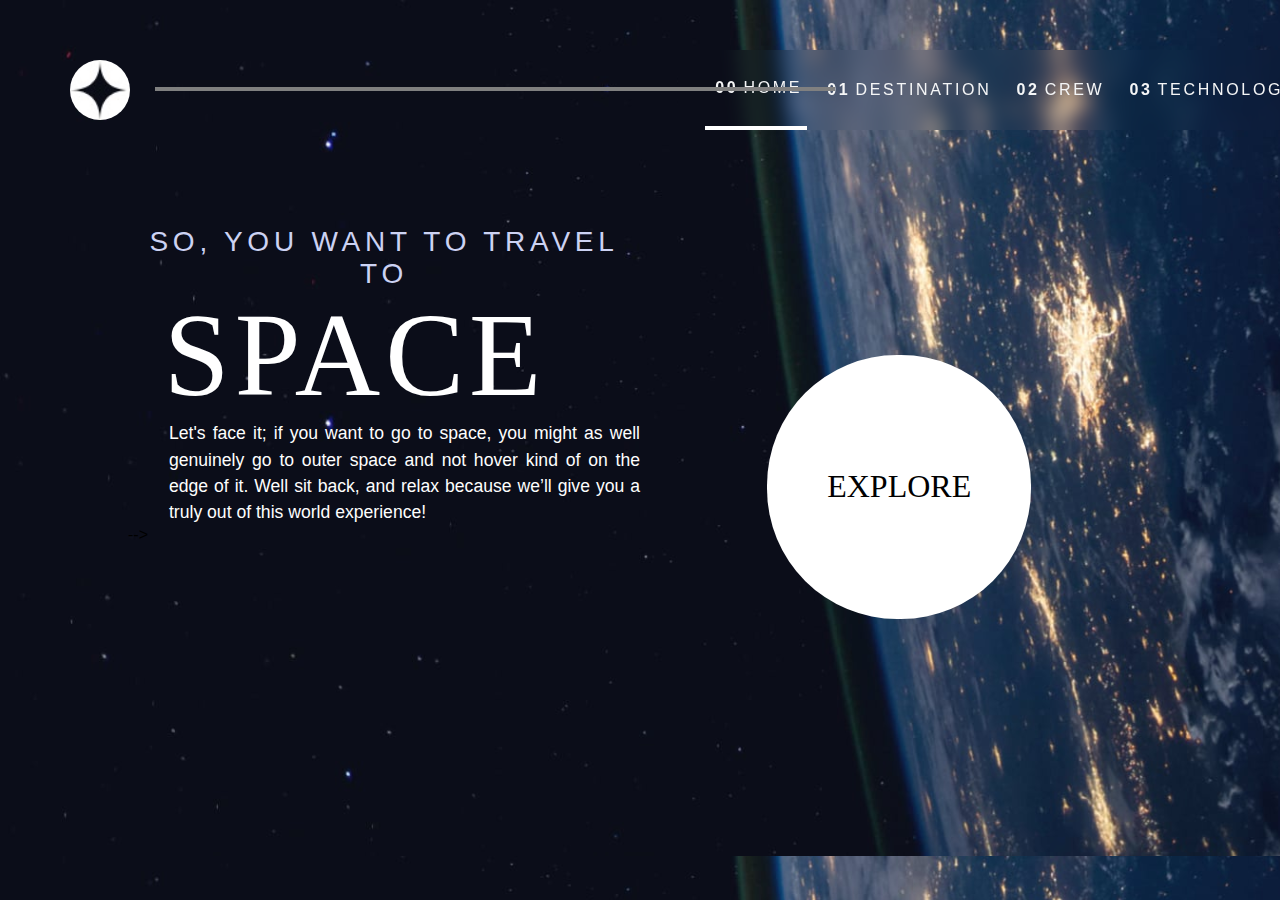
<file: index.html>
<!DOCTYPE html>
<html lang="en">
<head>
    <meta charset="UTF-8">
    <meta name="viewport" content="width=device-width, initial-scale=1.0">
    <title>gow Frontend Mentor | Space tourism website</title>
    <link rel="stylesheet" href="style.css">
    <link rel="stylesheet" href="https://cdnjs.cloudflare.com/ajax/libs/font-awesome/6.4.0/css/all.min.css"
        integrity="sha512-iecdLmaskl7CVkqkXNQ/ZH/XLlvWZOJyj7Yy7tcenmpD1ypASozpmT/E0iPtmFIB46ZmdtAc9eNBvH0H/ZpiBw=="
        crossorigin="anonymous" referrerpolicy="no-referrer" />
      
        <link rel="stylesheet" href="https://cdnjs.cloudflare.com/ajax/libs/font-awesome/6.4.2/css/all.min.css" integrity="sha512-z3gLpd7yknf1YoNbCzqRKc4qyor8gaKU1qmn+CShxbuBusANI9QpRohGBreCFkKxLhei6S9CQXFEbbKuqLg0DA==" crossorigin="anonymous" referrerpolicy="no-referrer" />

    </head>
<body class="mobile">
 <header>
        <div class="container">
            <nav class="navbar">
                <input type="checkbox" name="check" id="menu-bar">
                <figure class="logo">
                    <img src="image/logo.jpeg" alt="LOGO">
                </figure>
                <div class="vertical-line"></div>
                 <ul class="navlinks">
                   
                    <li><a href="./index.html" class="active"><span >00</span> HOME</a></li>
                    <li><a href="./destination.html"><span >01</span> DESTINATION</a></li>
                    <li><a href="./crew.html"><span >02</span> CREW</a></li>
                    <li><a href="./technology.html"><span >03</span> TECHNOLOGY</a></li>

                </ul>
              <label for="menu-bar" id="checkbox"><i class="fa-solid fa-bars"></i></label>
            </nav> 
        </div>
    </header>
   <main> 
    <section class="explorer">
        <div class="exp-mainbox">
            <div class="exp-sub-box esb1">
                <div class="epx-content">
                    <h2>SO, YOU WANT TO TRAVEL TO</h2>
                    <span>SPACE</span>
                    <p>Let's face it; if you want to go to space, you might as well genuinely go to outer space and not hover kind of on the edge of it. Well sit back, and relax because we’ll give you a truly out of this world experience!</p>-->
                 </div> 
            </div>
            <div class="exp-sub-box esb2">
                <div class="animate-main-ex">
                    <div class="animat-sub-ex">
                        <li><a href="">EXPLORE</a></li>
                    </div> 
                </div> 
            </div>
        </div>
    </section>
</main>
</body>
</html>
</file>
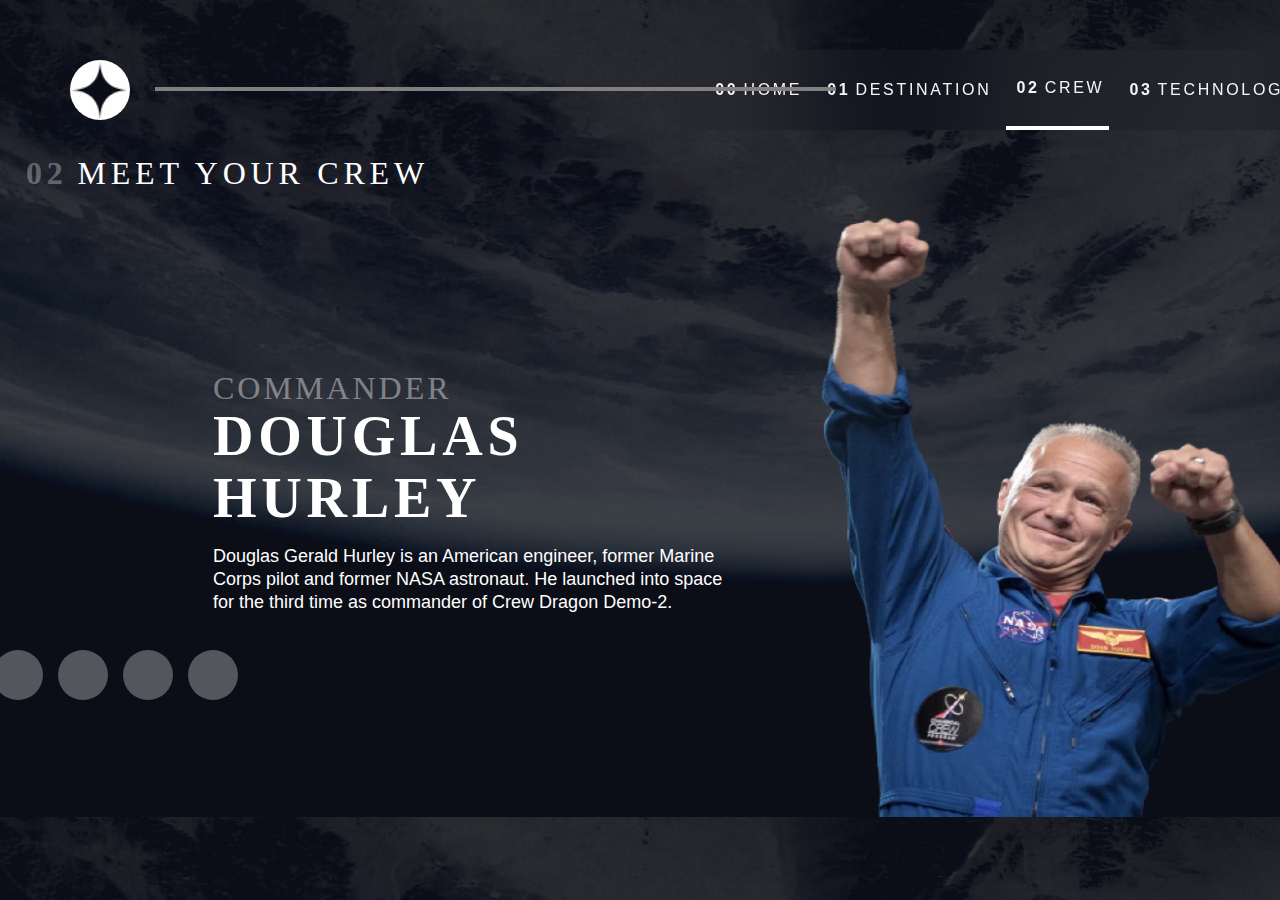
<file: crew.html>
<!DOCTYPE html>
<html lang="en">
<head>
    <meta charset="UTF-8">
    <meta name="viewport" content="width=device-width, initial-scale=1.0">
    <title>gow Frontend Mentor | Space tourism website</title>
    <link rel="stylesheet" href="crew.css">
    <link rel="stylesheet" href="https://cdnjs.cloudflare.com/ajax/libs/font-awesome/6.4.0/css/all.min.css"
        integrity="sha512-iecdLmaskl7CVkqkXNQ/ZH/XLlvWZOJyj7Yy7tcenmpD1ypASozpmT/E0iPtmFIB46ZmdtAc9eNBvH0H/ZpiBw=="
        crossorigin="anonymous" referrerpolicy="no-referrer" />
      
        <link rel="stylesheet" href="https://cdnjs.cloudflare.com/ajax/libs/font-awesome/6.4.2/css/all.min.css" integrity="sha512-z3gLpd7yknf1YoNbCzqRKc4qyor8gaKU1qmn+CShxbuBusANI9QpRohGBreCFkKxLhei6S9CQXFEbbKuqLg0DA==" crossorigin="anonymous" referrerpolicy="no-referrer" />

</head>
<body class="mobile">
    <header>
        <div class="container">
            <nav class="navbar">
                <figure class="logo">
                    <img src="image/logo.jpeg" alt="LOGO">
                </figure>
                <input type="checkbox" name="check" id="menu-bar">
                <div class="vertical-line"></div>
                <ul class="navlinks">
                    <li><a href="./index.html"><span>00</span> HOME</a></li>
                    <li><a href="./destination.html"><span>01</span> DESTINATION</a></li>
                    <li><a href="./crew.html" class="active"><span>02</span> CREW</a></li>
                    <li><a href="./technology.html"><span>03</span> TECHNOLOGY</a></li>
                </ul>
                <label for="menu-bar" id="checkbox"><i class="fa-solid fa-bars"></i></label>
            </nav>
        </div>
    </header>
    <main>
        <section id="crew" class="crew">
          <div class="main-crew">
            <h1><span><b>02</b></span>MEET YOUR CREW</h1>
              <div class="slider">
             <figure class="crew-pic">
                     <input type="radio" name="radio" id="radio-btn1">
                    <input type="radio" name="radio" id="radio-btn2">
                    <input type="radio" name="radio" id="radio-btn3">
                    <input type="radio" name="radio" id="radio-btn4">
                    <div class="crew-content c1 first">
                        <div class="commender-content cc1 o1">
                             <h1>COMMANDER</h1>
                            <h2>DOUGLAS HURLEY</h2>
                            <p>Douglas Gerald Hurley is an American engineer, former Marine Corps pilot and former NASA astronaut. He launched into space for the third time as commander of Crew Dragon Demo-2.</p> 
                         </div>
                        <div class="pic cc1 o2">
                        <figure class="commander-pic ll">
                            <img src="image/image-douglas-hurley.webp" alt="hurley">
                        </figure> 
                        </div>
                    </div>

                       <div class="crew-content">
                         <div class="commender-content o1">
                            <h1>MISSION SPECIALIST</h1>
                            <h2>MARK SHUTTLEWORTH</h2>
                            <p>Mark Richard Shuttleworth is the founder and CEO of Canonical, the company behind the Linux-based Ubuntu operating system. Shuttleworth became the first South African to travel to space as a space tourist.                            </p>
                        </div>
                        <div class="pic cc1 o2">
                        <figure class="commander-pic">
                            <img src="image/image-mark-shuttleworth.webp" alt="hurley">
                        </figure>
                    </div>
                    </div>
                    
                    <div class="crew-content">
                         <div class="commender-content o1">
                            <h1>PILOT</h1>
                            <h2>VICTOR GLOVER</h2>
                            <p>Pilot on the first operational flight of the SpaceX Crew Dragon to the International Space Station. Glover is a commander in the U.S. Navy where he pilots an F/A-18.He was a crew member of Expedition 64, and served as a station systems flight engineer.</p>
                        </div>
                        <div class="pic cc1 o2">
                        <figure class="commander-pic">
                            <img src="image/image-victor-glover.webp" alt="hurley">
                        </figure>
                    </div>
                    </div>
                        <div class="crew-content">
                         <div class="commender-content o1">
                            <h1>FLIGHT ENGINEER</h1>
                            <h2>ANOUSHEH ANSARI</h2>
                            <p>Anousheh Ansari is an Iranian American engineer and co-founder of Prodea Systems. Ansari was the fourth self-funded space tourist, the first self-funded woman to fly to the ISS, and the first Iranian in space.</p>
                        </div>
                        <div class="pic cc1 o2">
                        <figure class="commander-pic">
                            <img src="image/image-anousheh-ansari.webp" alt="hurley">
                        </figure>
                    </div>
                    </div>
                </figure>
                <div class="dot-navigation">
                    <label for="radio-btn1" id="manual-btn"></label>
                    <label for="radio-btn2" id="manual-btn"></label>
                    <label for="radio-btn3" id="manual-btn"></label>
                    <label for="radio-btn4" id="manual-btn"></label>
                </div>
             </div> 
          </div>
        </section>
    </main>
</body>
</html>
</file>
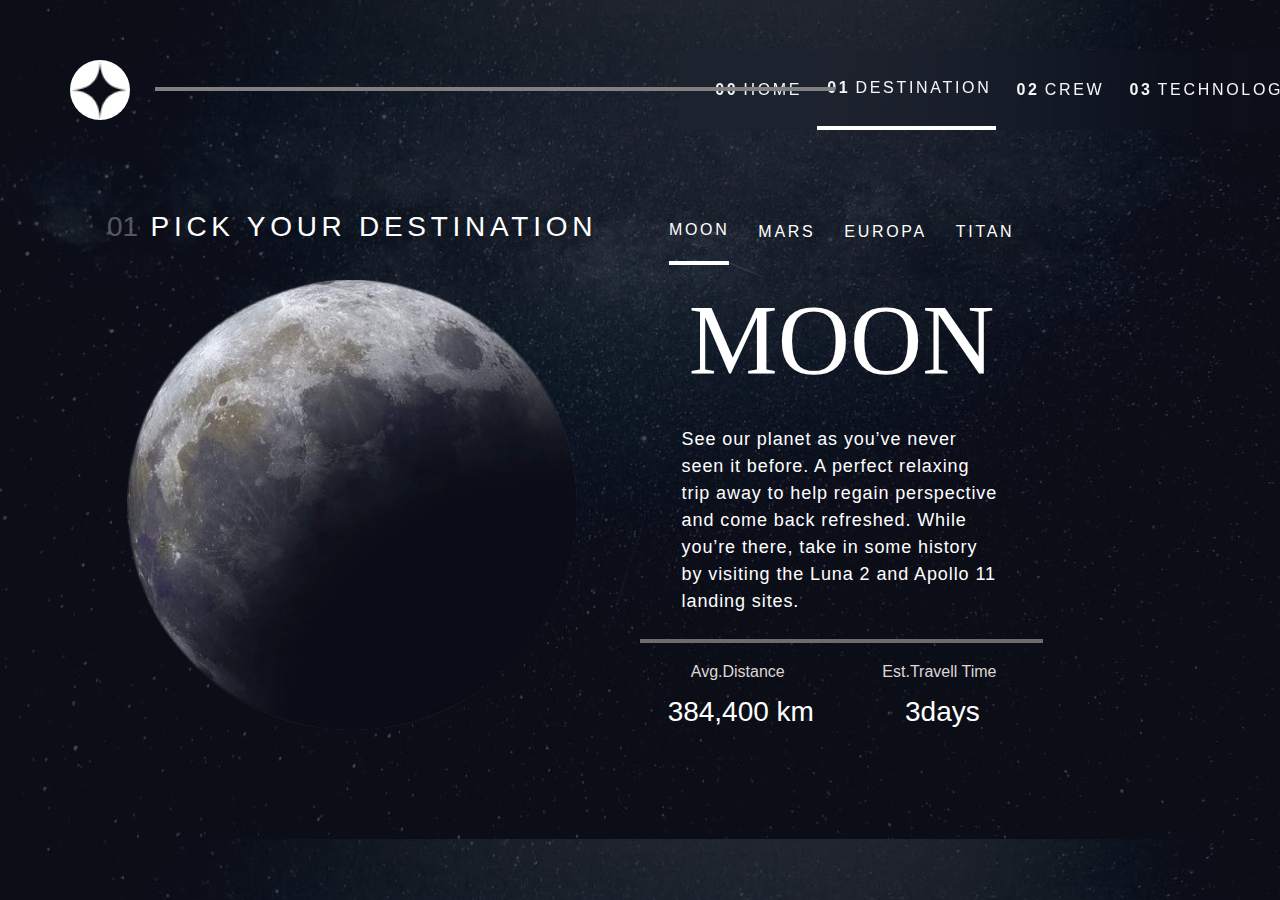
<file: destination.html>
<!DOCTYPE html>
<html lang="en">

<head>
    <meta charset="UTF-8">
    <meta name="viewport" content="width=device-width, initial-scale=1.0">
    <title>gow Frontend Mentor | Space tourism website</title>
    <link rel="stylesheet" href="destination.css">
    <link rel="stylesheet" href="https://cdnjs.cloudflare.com/ajax/libs/font-awesome/6.4.0/css/all.min.css"
        integrity="sha512-iecdLmaskl7CVkqkXNQ/ZH/XLlvWZOJyj7Yy7tcenmpD1ypASozpmT/E0iPtmFIB46ZmdtAc9eNBvH0H/ZpiBw=="
        crossorigin="anonymous" referrerpolicy="no-referrer" />
      
        <link rel="stylesheet" href="https://cdnjs.cloudflare.com/ajax/libs/font-awesome/6.4.2/css/all.min.css" integrity="sha512-z3gLpd7yknf1YoNbCzqRKc4qyor8gaKU1qmn+CShxbuBusANI9QpRohGBreCFkKxLhei6S9CQXFEbbKuqLg0DA==" crossorigin="anonymous" referrerpolicy="no-referrer" />

</head>

<body class="mobile">
    <header>
        <div class="container">
            <nav class="navbar">
                <figure class="logo">
                    <img src="image/logo.jpeg" alt="LOGO">
                </figure>
                <input type="checkbox" name="check" id="menu-bar">
                <div class="vertical-line"></div>
                <ul class="navlinks">
                    <li><a href="./index.html"><span>00</span>  HOME</a></li>
                    <li><a href="./destination.html" class="active"><span>01</span>  DESTINATION</a></li>
                    <li><a href="./crew.html"><span>02</span>  CREW</a></li>
                    <li><a href="./technology.html"><span>03</span>  TECHNOLOGY</a></li>
                </ul>
                <label for="menu-bar" id="checkbox"><i class="fa-solid fa-bars"></i></label>
            </nav>
        </div>
    </header>
    <main>
         <section id="space-about">
            <div class="space-universe-about">
                 <div class="universe-box ub1">
                    <h1><span>01</span> PICK YOUR DESTINATION</h1>
                    <figure class="moon">
                        <img src="image/moon.png" alt="moon">
                    </figure>
                 </div>
                 <div class="universe-box ub2">
                   <nav class="navbar-moon">
                         <ul class="moon-navlinks">
                            <li><a href="" class="active-moon">Moon</a></li>
                            <li><a href="./mars.html">mars</a></li>
                            <li><a href="./europa.html">europa</a></li>
                            <li><a href="./titan.html">titan</a></li>
                        </ul> 
                   </nav>
                   <div class="about-moon">
                      <h1>MOON</h1>
                          <div class="moon-para">
                             <p>See our planet as you’ve never seen it before. A perfect relaxing trip away to help regain perspective and come back refreshed. While you’re there, take in some history by visiting the Luna 2 and Apollo 11 landing sites.</p>
                         </div> 
                         <div class="moov-tra-speed">
                            <div class="clc-box">
                                <h5>Avg.Distance</h5>
                                <p>384,400 km</p>
                            </div>
                            <div class="clc-box">
                                <h5>Est.Travell Time</h5>
                                <p>3days</p>
                            </div>
                         </div>
                   </div>
                 </div>
            </div>
        </section> 
    </main>
</body>

</html>
</file>
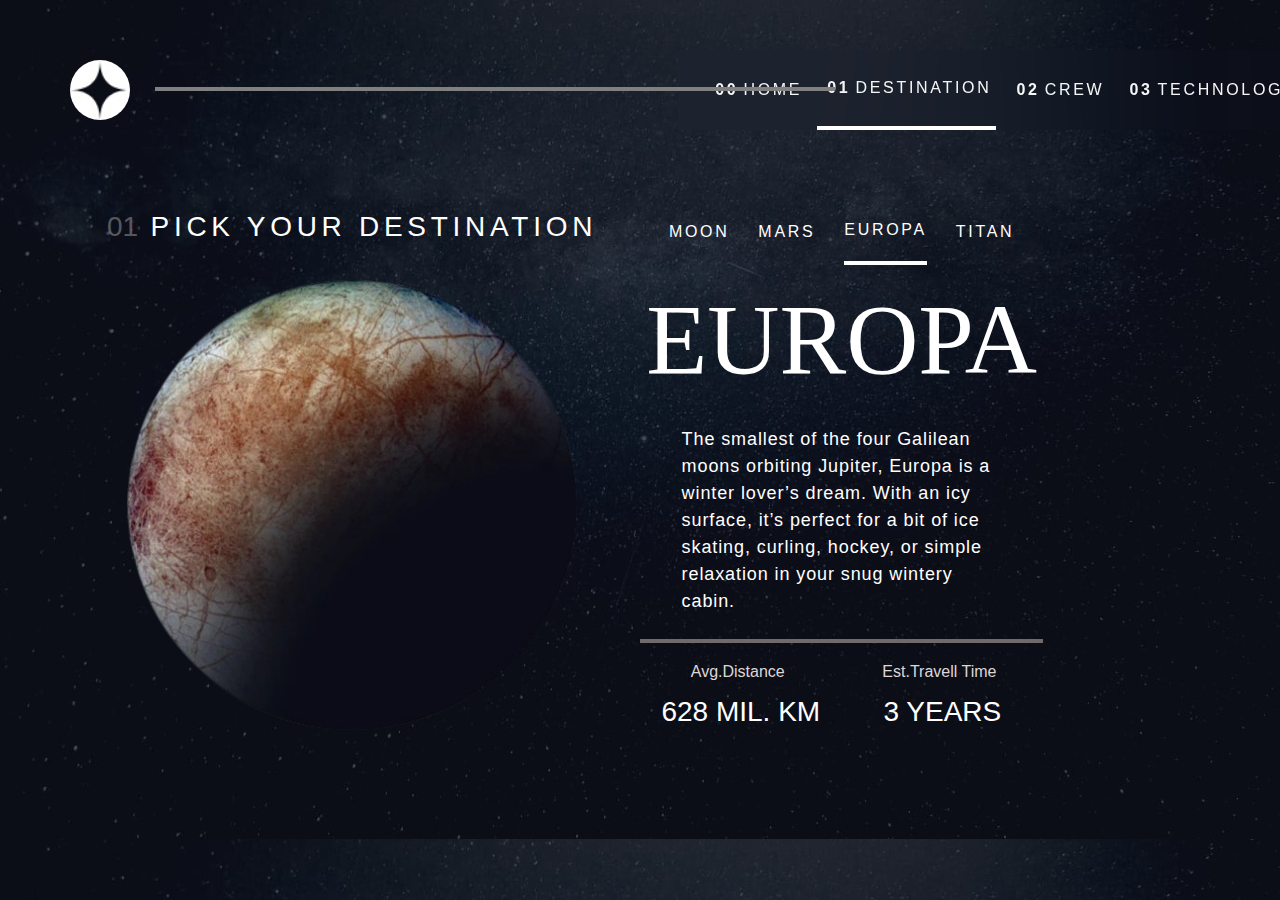
<file: europa.html>
<!DOCTYPE html>
<html lang="en">

<head>
    <meta charset="UTF-8">
    <meta name="viewport" content="width=device-width, initial-scale=1.0">
    <title>gow Frontend Mentor | Space tourism website</title>
    <link rel="stylesheet" href="europa.css">
    <link rel="stylesheet" href="https://cdnjs.cloudflare.com/ajax/libs/font-awesome/6.4.0/css/all.min.css"
        integrity="sha512-iecdLmaskl7CVkqkXNQ/ZH/XLlvWZOJyj7Yy7tcenmpD1ypASozpmT/E0iPtmFIB46ZmdtAc9eNBvH0H/ZpiBw=="
        crossorigin="anonymous" referrerpolicy="no-referrer" />
      
        <link rel="stylesheet" href="https://cdnjs.cloudflare.com/ajax/libs/font-awesome/6.4.2/css/all.min.css" integrity="sha512-z3gLpd7yknf1YoNbCzqRKc4qyor8gaKU1qmn+CShxbuBusANI9QpRohGBreCFkKxLhei6S9CQXFEbbKuqLg0DA==" crossorigin="anonymous" referrerpolicy="no-referrer" />

</head>

<body class="mobile">
    <header>
        <div class="container">
            <nav class="navbar">
                <figure class="logo">
                    <img src="image/logo.jpeg" alt="LOGO">
                </figure>
                <input type="checkbox" name="check" id="menu-bar">
                <div class="vertical-line"></div>
                <ul class="navlinks">
                    <li><a href="./index.html"><span>00</span>  HOME</a></li>
                    <li><a href="./destination.html" class="active"><span>01</span>  DESTINATION</a></li>
                    <li><a href="./crew.html"><span>02</span>  CREW</a></li>
                    <li><a href="./technology.html"><span>03</span>  TECHNOLOGY</a></li>
                </ul>
                <label for="menu-bar" id="checkbox"><i class="fa-solid fa-bars"></i></label>
            </nav>
        </div>
    </header>
    <main>
         <section id="space-about">
            <div class="space-universe-about">
                 <div class="universe-box ub1">
                    <h1><span>01</span> PICK YOUR DESTINATION</h1>
                    <figure class="moon">
                        <img src="image/europa.png" alt="moon">
                    </figure>
                 </div>
                 <div class="universe-box ub2">
                   <nav class="navbar-moon">
                         <ul class="moon-navlinks">
                            <li><a href="./destination.html" >Moon</a></li>
                            <li><a href="./mars.html" >mars</a></li>
                            <li><a href="./europa.html" class="active-moon">europa</a></li>
                            <li><a href="./titan.html">titan</a></li>
                        </ul> 
                   </nav>
                   <div class="about-moon">
                      <h1>EUROPA</h1>
                          <div class="moon-para">
                             <p>The smallest of the four Galilean moons orbiting Jupiter, Europa is a winter lover’s dream. With an icy surface, it’s perfect for a bit of ice skating, curling, hockey, or simple relaxation in your snug wintery cabin.</p>
                         </div> 
                         <div class="moov-tra-speed">
                            <div class="clc-box">
                                <h5>Avg.Distance</h5>
                                <p>628 MIL. KM</p>
                            </div>
                            <div class="clc-box">
                                <h5>Est.Travell Time</h5>
                                <p>3 YEARS</p>
                            </div>
                         </div>
                   </div>
                 </div>
            </div>
        </section> 
    </main>
</body>

</html>
</file>
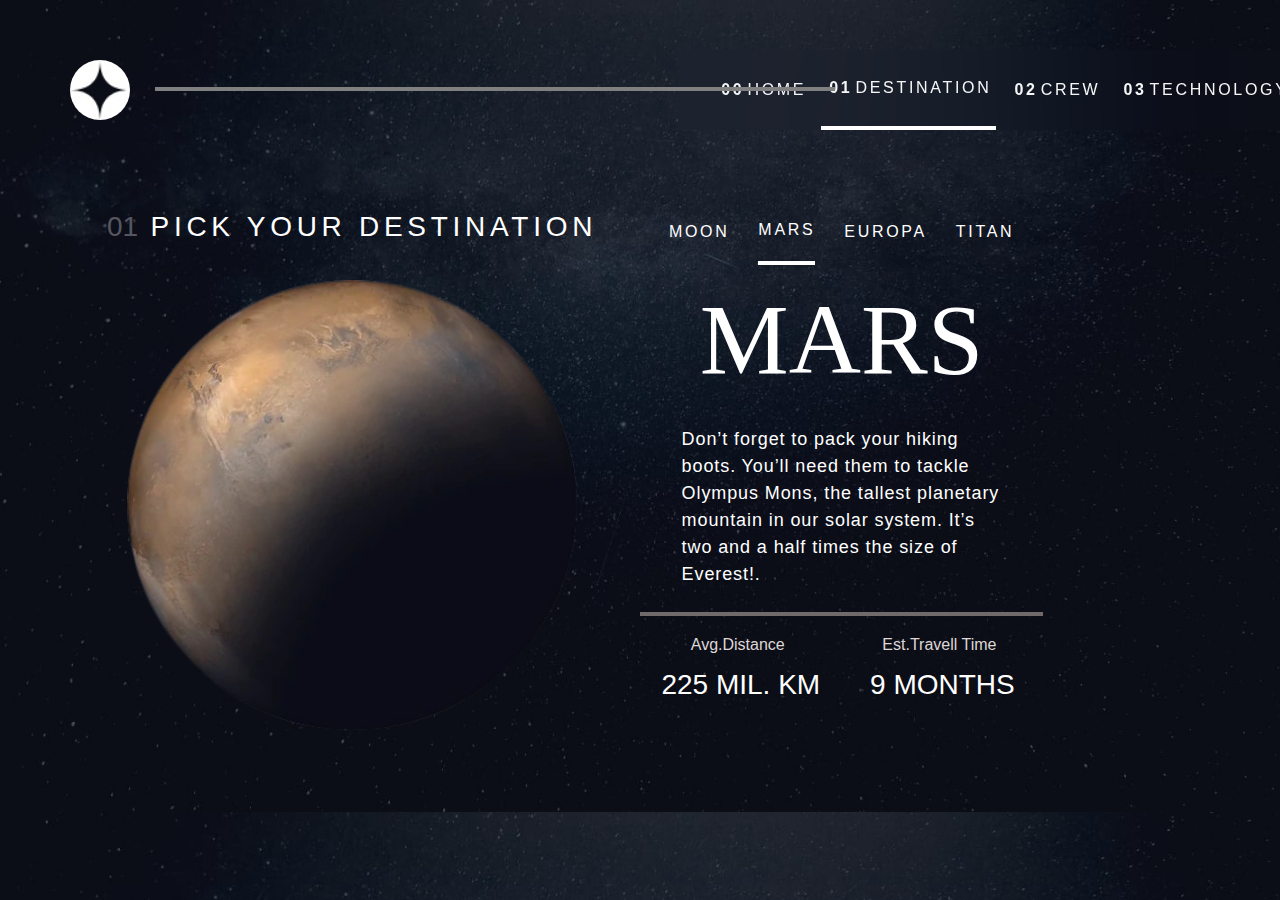
<file: mars.html>
<!DOCTYPE html>
<html lang="en">

<head>
    <meta charset="UTF-8">
    <meta name="viewport" content="width=device-width, initial-scale=1.0">
    <title>gow Frontend Mentor | Space tourism website</title>
    <link rel="stylesheet" href="mars.css">
    <link rel="stylesheet" href="https://cdnjs.cloudflare.com/ajax/libs/font-awesome/6.4.0/css/all.min.css"
        integrity="sha512-iecdLmaskl7CVkqkXNQ/ZH/XLlvWZOJyj7Yy7tcenmpD1ypASozpmT/E0iPtmFIB46ZmdtAc9eNBvH0H/ZpiBw=="
        crossorigin="anonymous" referrerpolicy="no-referrer" />
      
        <link rel="stylesheet" href="https://cdnjs.cloudflare.com/ajax/libs/font-awesome/6.4.2/css/all.min.css" integrity="sha512-z3gLpd7yknf1YoNbCzqRKc4qyor8gaKU1qmn+CShxbuBusANI9QpRohGBreCFkKxLhei6S9CQXFEbbKuqLg0DA==" crossorigin="anonymous" referrerpolicy="no-referrer" />

</head>

<body class="mobile">
    <header>
        <div class="container">
            <nav class="navbar">
                <figure class="logo">
                    <img src="image/logo.jpeg" alt="LOGO">
                </figure>
                <input type="checkbox" name="check" id="menu-bar">
                <div class="vertical-line"></div>
                <ul class="navlinks">
                    <li><a href="./index.html"><b style="padding: 3px;">00</b>  HOME</a></li>
                    <li><a href="./destination.html" class="active"><b style="padding: 3px;">01</b>  DESTINATION</a></li>
                    <li><a href="./crew.html"><b style="padding: 3px;">02</b>  CREW</a></li>
                    <li><a href="./technology.html"><b style="padding: 3px;">03</b>  TECHNOLOGY</a></li>
                </ul>
                <label for="menu-bar" id="checkbox"><i class="fa-solid fa-bars"></i></label>
            </nav>
        </div>
    </header>
    <main>
         <section id="space-about">
            <div class="space-universe-about">
                 <div class="universe-box ub1">
                    <h1><span>01</span> PICK YOUR DESTINATION</h1>
                    <figure class="moon">
                        <img src="image/mars.png" alt="moon">
                    </figure>
                 </div>
                 <div class="universe-box ub2">
                   <nav class="navbar-moon">
                         <ul class="moon-navlinks">
                            <li><a href="./destination.html" >Moon</a></li>
                            <li><a href="./mars.html" class="active-moon">mars</a></li>
                            <li><a href="./europa.html">europa</a></li>
                            <li><a href="./titan.html">titan</a></li>
                        </ul> 
                   </nav>
                   <div class="about-moon">
                      <h1>MARS</h1>
                          <div class="moon-para">
                             <p>Don’t forget to pack your hiking boots. You’ll need them to tackle Olympus Mons, the tallest planetary mountain in our solar system. It’s two and a half times the size of Everest!.</p>
                         </div> 
                         <div class="moov-tra-speed">
                            <div class="clc-box">
                                <h5>Avg.Distance</h5>
                                <p>225 MIL. KM</p>
                            </div>
                            <div class="clc-box">
                                <h5>Est.Travell Time</h5>
                                <p>9 MONTHS</p>
                            </div>
                         </div>
                   </div>
                 </div>
            </div>
        </section> 
    </main>
</body>

</html>
</file>
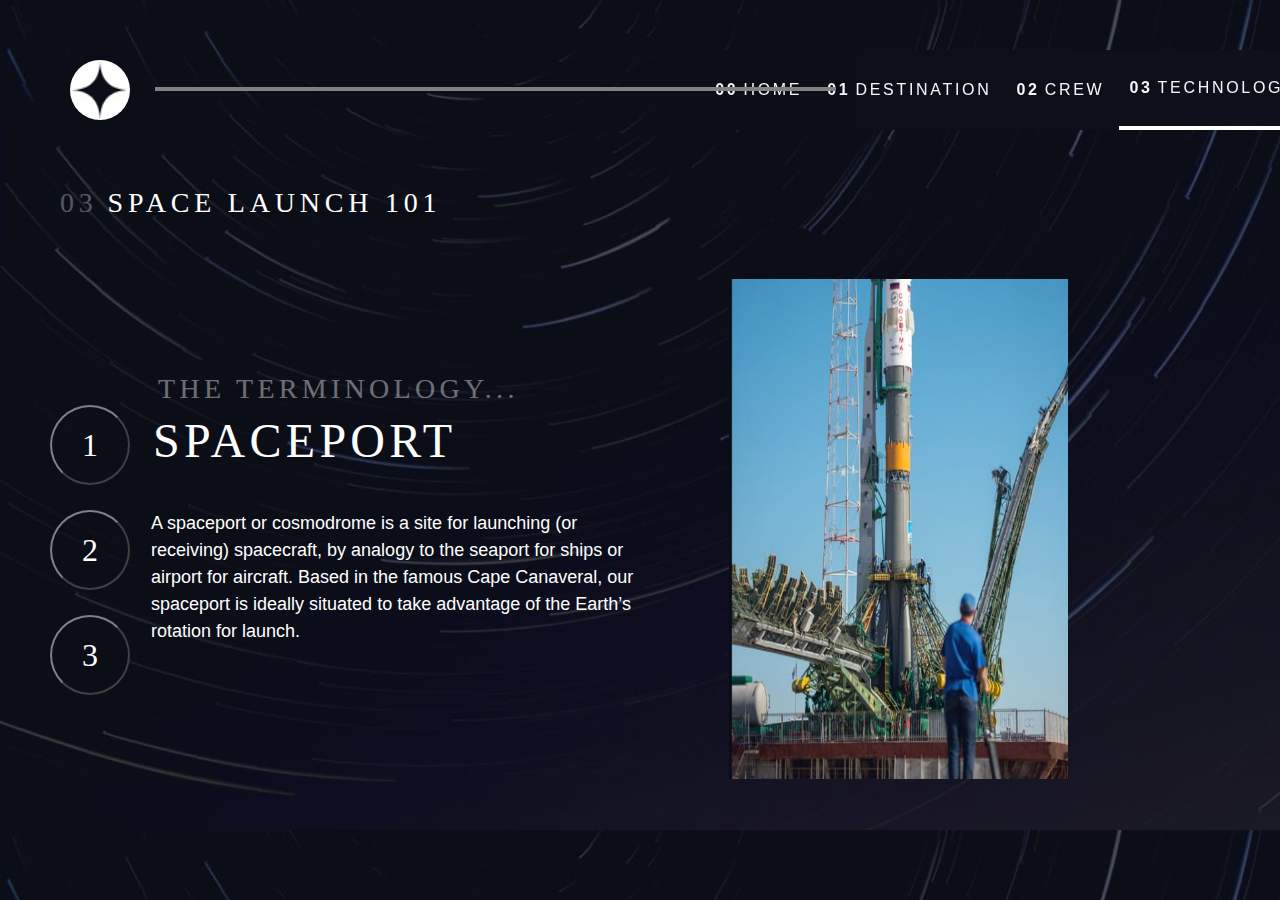
<file: technology.html>
<!DOCTYPE html>
<html lang="en">
<head>
    <meta charset="UTF-8">
    <meta name="viewport" content="width=device-width, initial-scale=1.0">
    <title>gow Frontend Mentor | Space tourism website</title>
    <link rel="stylesheet" href="tech.css">
    <link rel="stylesheet" href="https://cdnjs.cloudflare.com/ajax/libs/font-awesome/6.4.0/css/all.min.css"
        integrity="sha512-iecdLmaskl7CVkqkXNQ/ZH/XLlvWZOJyj7Yy7tcenmpD1ypASozpmT/E0iPtmFIB46ZmdtAc9eNBvH0H/ZpiBw=="
        crossorigin="anonymous" referrerpolicy="no-referrer" />
      
        <link rel="stylesheet" href="https://cdnjs.cloudflare.com/ajax/libs/font-awesome/6.4.2/css/all.min.css" integrity="sha512-z3gLpd7yknf1YoNbCzqRKc4qyor8gaKU1qmn+CShxbuBusANI9QpRohGBreCFkKxLhei6S9CQXFEbbKuqLg0DA==" crossorigin="anonymous" referrerpolicy="no-referrer" />
</head>
<body class="mobile">
    <header>
        <div class="container">
            <nav class="navbar">
                <figure class="logo">
                    <img src="image/logo.jpeg" alt="LOGO">
                </figure>
                <input type="checkbox" name="check" id="menu-bar">
                <div class="vertical-line"></div>
                <ul class="navlinks">
                    <li><a href="./index.html"><span style="opacity: 1; padding: 5px; font-weight: bold;">00</span> HOME</a></li>
                    <li><a href="./destination.html"><span style="opacity: 1; padding: 5px; font-weight: bold;">01</span> DESTINATION</a></li>
                    <li><a href="./crew.html" ><span style="opacity: 1; padding: 5px; font-weight: bold;">02</span> CREW</a></li>
                    <li><a href="./technology.html"class="active"><span style="opacity: 1; padding: 5px; font-weight: bold;">03</span> TECHNOLOGY</a></li>
                </ul>
                <label for="menu-bar" id="checkbox"><i class="fa-solid fa-bars"></i></label>
            </nav>
        </div>
    </header>
    <main>
        <section id="slider">
            <div class="slider-main">
                 <h1><span>03</span>SPACE LAUNCH 101</h1>
               <div class="main-slider-space">
                    <figure class="slide-content">
                        <input type="radio" name="radio" id="radio-btn1">
                        <input type="radio" name="radio" id="radio-btn2">
                        <input type="radio" name="radio" id="radio-btn3">
                        
                        <div class="main-content c1 first">
                                     <div class="lunch-vechile lv1">
                                           <div class="con">
                                            <h1>THE TERMINOLOGY...</h1>
                                            <h2>LAUNCH VEHICLE</h2>
                                            <p>A launch vehicle or carrier rocket is a rocket-propelled vehicle used to carry a payload from Earth's surface to space, usually to Earth orbit or beyond. Our WEB-X carrier rocket is the most powerful in operation. Standing 150 metres tall, it's quite an awe-inspiring sight on the launch pad!</p>
                                       </div>   
                                    </div>
                                    <div class="lunch-vechile lv2">
                                        <figure class="lunch-vechile-pic">
                                            <img src="image/05.jpeg" alt="lunch"> 
                                        </figure>
                                    </div> 
                        </div>
        
        
                         <div class="main-content">  
                                    <div class="lunch-vechile lv1">
                                        <div class="con">
                                            <h1>THE TERMINOLOGY...</h1>
                                            <h2>SPACEPORT</h2>
                                            <p>A spaceport or cosmodrome is a site for launching (or receiving) spacecraft, by analogy to the seaport for ships or airport for aircraft. Based in the famous Cape Canaveral, our spaceport is ideally situated to take advantage of the Earth’s rotation for launch.</p>
                                        </div>
                                    </div>
                                    <div class="lunch-vechile lv2">
                                        <figure class="lunch-vechile-pic">
                                            <img src="image/10.jpeg" alt="lunch"> 
                                        </figure>
                                    </div>
                                </div>
        
                                 <div class="main-content ">  
                                    <div class="lunch-vechile lv1">
                                        <div class="con">
                                            <h1>THE TERMINOLOGY...</h1>
                                            <h2>SPACE CAPSULE</h2>
                                            <p>A space capsule is an often-crewed spacecraft that uses a blunt-body reentry capsule to reenter the Earth's atmosphere without wings. Our capsule is where you'll spend your time during the flight. It includes a space gym, cinema, and plenty of other activities to keep you entertained.</p>
                                        </div>
                                    </div>
                                    <div class="lunch-vechile lv2">
                                        <figure class="lunch-vechile-pic">
                                            <img src="image/09.jpeg" alt="lunch"> 
                                        </figure>
                                    </div>
                                </div>  
                    </figure>
                    <div class="dot-navigation">
                        <label for="radio-btn1" id="manual-btn">1</label>
                        <label for="radio-btn2" id="manual-btn">2</label>
                        <label for="radio-btn3" id="manual-btn">3</label>
                    </div> 
                </div>
            </div>
        </section>
    </main>
</body>
</html>
</file>
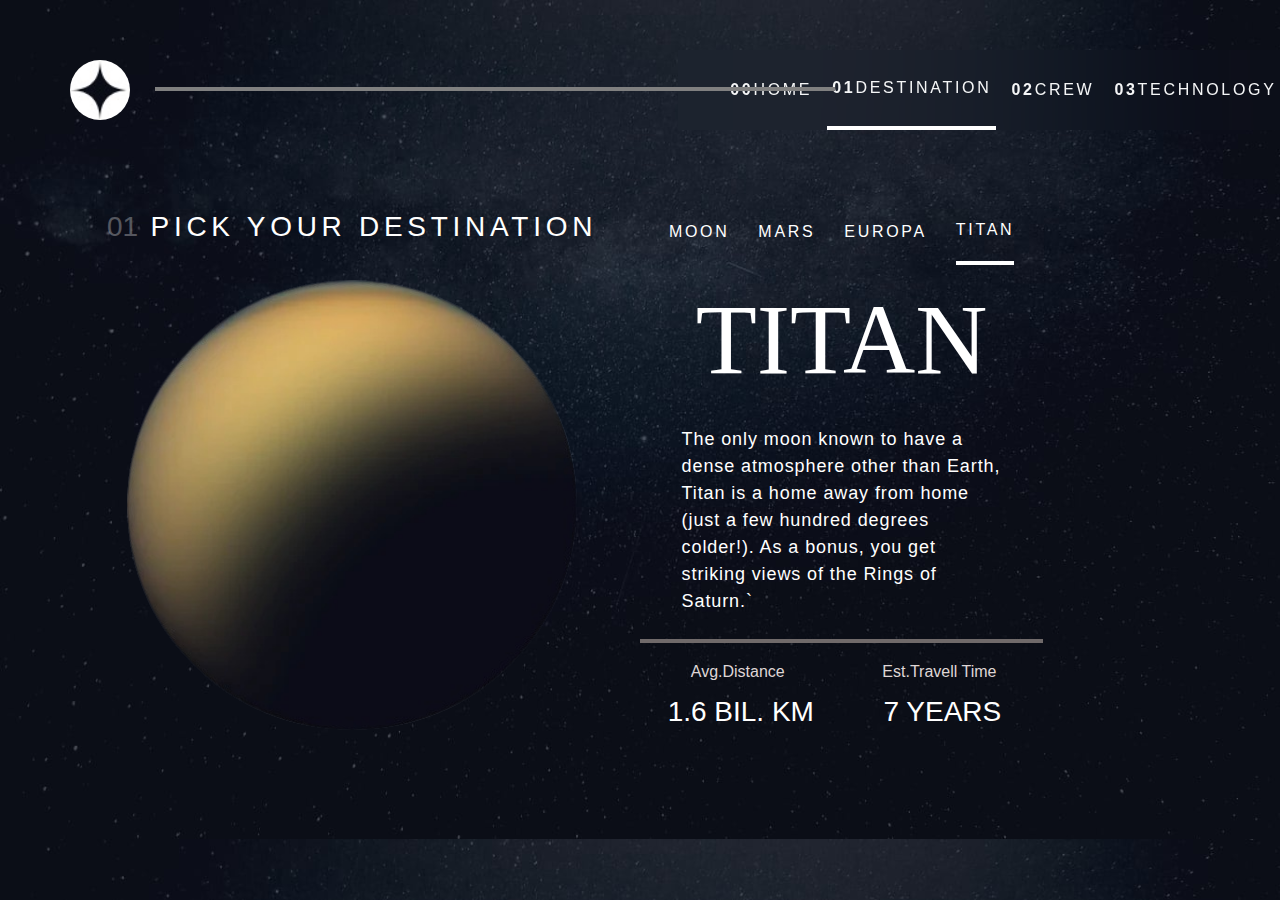
<file: titan.html>
<!DOCTYPE html>
<html lang="en">

<head>
    <meta charset="UTF-8">
    <meta name="viewport" content="width=device-width, initial-scale=1.0">
    <title>gow Frontend Mentor | Space tourism website</title>
    <link rel="stylesheet" href="titan.css">
    <link rel="stylesheet" href="https://cdnjs.cloudflare.com/ajax/libs/font-awesome/6.4.0/css/all.min.css"
        integrity="sha512-iecdLmaskl7CVkqkXNQ/ZH/XLlvWZOJyj7Yy7tcenmpD1ypASozpmT/E0iPtmFIB46ZmdtAc9eNBvH0H/ZpiBw=="
        crossorigin="anonymous" referrerpolicy="no-referrer" />
      
        <link rel="stylesheet" href="https://cdnjs.cloudflare.com/ajax/libs/font-awesome/6.4.2/css/all.min.css" integrity="sha512-z3gLpd7yknf1YoNbCzqRKc4qyor8gaKU1qmn+CShxbuBusANI9QpRohGBreCFkKxLhei6S9CQXFEbbKuqLg0DA==" crossorigin="anonymous" referrerpolicy="no-referrer" />

</head>

<body class="mobile">
    <header>
        <div class="container">
            <nav class="navbar">
                <figure class="logo">
                    <img src="image/logo.jpeg" alt="LOGO">
                </figure>
                <input type="checkbox" name="check" id="menu-bar">
                <div class="vertical-line"></div>
                <ul class="navlinks">
                    <li><a href="./index.html"><b>00</b>  HOME</a></li>
                    <li><a href="./destination.html" class="active"><b>01</b>  DESTINATION</a></li>
                    <li><a href="./crew.html"><b>02</b>  CREW</a></li>
                    <li><a href="./technology.html"><b>03</b>  TECHNOLOGY</a></li>
                </ul>
                <label for="menu-bar" id="checkbox"><i class="fa-solid fa-bars"></i></label>
            </nav>
        </div>
    </header>
    <main>
         <section id="space-about">
            <div class="space-universe-about">
                 <div class="universe-box ub1">
                    <h1><span>01</span> PICK YOUR DESTINATION</h1>
                    <figure class="moon">
                        <img src="image/titan.png" alt="moon">
                    </figure>
                 </div>
                 <div class="universe-box ub2">
                   <nav class="navbar-moon">
                         <ul class="moon-navlinks">
                            <li><a href="./destination.html" >Moon</a></li>
                            <li><a href="./mars.html" >mars</a></li>
                            <li><a href="./europa.html" >europa</a></li>
                            <li><a href="" class="active-moon">titan</a></li>
                        </ul> 
                   </nav>
                   <div class="about-moon">
                      <h1>TITAN</h1>
                          <div class="moon-para">
                             <p>The only moon known to have a dense atmosphere other than Earth, Titan is a home away from home (just a few hundred degrees colder!). As a bonus, you get striking views of the Rings of Saturn.`</p>
                         </div> 
                         <div class="moov-tra-speed">
                            <div class="clc-box">
                                <h5>Avg.Distance</h5>
                                <p>1.6 BIL. KM</p>
                            </div>
                            <div class="clc-box">
                                <h5>Est.Travell Time</h5>
                                <p>7 YEARS</p>
                            </div>
                         </div>
                   </div>
                 </div>
            </div>
        </section> 
    </main>
</body>

</html>
</file>
<file: style.css>
@import url('https://fonts.googleapis.com/css2?family=Noto+Sans+Vithkuqi:wght@400;600;700&family=Roboto:wght@100;300&display=swap');
*{
    margin: 0%;
    padding: 0%;
    box-sizing: border-box;
    text-decoration: none;
    list-style-type: none;
}
:root{
    --ff-serif: "Bellefair", serif;
    --ff-sans-cond: "Barlow Condensed", sans-serif;
    --ff-sans-normal: "Barlow", sans-serif;
    --fs-900: clamp(5rem, 8vw + 1rem, 9.375rem);
    --clr-white: 0 0% 100%;
    --fs-500: 1.75rem;
    --ff-sans-normal: "Barlow", sans-serif;
}
html body{
    width: 100%;
    height: 100%;
    margin: 0;
    padding: 0;
    font-family: var(--ff-sans-normal);
    background: url(image/home-bg.jpeg);
    background-size:cover;
    
   
}
.container{
    width: 100%;
    height:130px;
    display: flex;
    justify-content: center;
    align-items: center;
    align-items: flex-end;
}
.navbar{
    width: 100%;
    height: 80px;
   
    display: flex;
    position: relative;
}
.logo{
    width:200px;
    height: 80px;
  
    display:flex;
    justify-content: center;
    align-items: center;
}
 .logo img{
    border-radius: 50px;
    width: 60px;
} 
.vertical-line{
    width: 680px;
    height: 2px;
    border: 2px solid gray;
    margin-top: 37px;
    position: absolute;
    left: 155px;
    z-index: 2;
}
.navlinks{
width: 650px;
height: 80px;
backdrop-filter: blur(10px);
display: flex;
justify-content: center;
align-items: center;
gap: 10px;
position: absolute;
left: 53%;

}

.navlinks li a{
    color: #f5f6f7ff;
    font-family: var(--ff-sans-cond);
    letter-spacing: 2.7px;
    font-size: 1rem;
    padding: 5px;
    width: 100%;
    height: 80px;
    display: flex;
    justify-content: center;
    align-items: center;
}
.navlinks li a span{
    opacity: 1;
    padding: 5px;
    font-weight: bold;
}
.navlinks li a:hover{
    border-bottom: 4px solid white;
    transition: 0.2s;
}
.active{
    border-bottom: 4px solid white;
}
.explorer{
    width: 100%;
    height: auto;
    display: flex;
    justify-content: center;
}
.exp-mainbox{
    width: 100%;
    height:auto ;
    margin-top: 4%;
    display: flex;
}
.exp-sub-box{
    width: 50vw;
    height: 75vh;
 
    display: flex;
    justify-content:flex-end;
    align-items: flex-start;
   
}
.epx-content{
    width: 40vw;
    height:auto;
  
    margin-top: 7%;
}
.epx-content h2{
    color: #ccd2f3ff;
    text-align: center;
    letter-spacing: 4.75px;
    font-family: var(--ff-sans-cond);
    font-size:var(--fs-500);
    font-weight: 400;
    
}
.epx-content span{
    margin-left: 7%;
    color: hsl(var(--clr-white));
    letter-spacing: 5px;
    font-size:var(--fs-900);
    text-align: center;
    font-family:var(--ff-serif);
    font-weight: 400;
    text-transform: uppercase;
    line-height: 1.1;
    box-sizing: border-box;
}
.epx-content p{
    color: #fefefe;
    font-weight: 400;
    text-align: justify;
    font-family: var(--ff-sans-normal);
    margin-left: 8%;
    line-height: 1.50;
    max-width: 13cm;
    font-size: 1.10rem;
   

}
.esb2{
    display: flex;
    justify-content: center;
    align-items: center;
}
.animate-main-ex{
    width: 264px;
    height: 264px;
    border-radius: 200px;
    backdrop-filter: blur(10px);
    margin-bottom: 10%;
    margin-right: 19%;
    transition: width 1s, height 1s;
    display: flex;
    justify-content: center;
    align-items: center;
    
    
}
.animate-main-ex:hover{
    width: 380px;
    height:380px;
    display: flex;
    border-radius: 200px;
    justify-content: center;
    align-items: center;
   backdrop-filter: blur(20px);
}

.animat-sub-ex{
    width: 264px;
    height: 264px;
    border-radius: 130px;
    background-color: #ffffff;
    color: black;
    display: flex;
    justify-content: center;
    align-items: center;
}
.animat-sub-ex li a{
    color: black;
    font-size: 2rem;
    font-weight: 300;
    font-family:var(--ff-serif);
}
#menu-bar{
    display: none;
}
#checkbox{
   width: 100px;
   height: 80px;
   font-size: 2rem;
   color: hsl(var(--clr-white));
   position: absolute;
   left: 89%;
   display: flex;
   justify-content: center;
   align-items: center;
   display: none;

}
@media(max-width:800px){
    .mobile{
    background: url(image/background-home-mobile.jpg);
     background-size:cover;
     overflow-x: hidden;

    }
     .container{
        width: 100vw;
        height:170px;
     
        display: flex;
        justify-content: center;
        align-items: center;
 
     
    }
    .navbar{
        width: 100vw;
        height: 80px;
        display: flex;
        margin-top: 2%;
       
    }
    .logo{
        width:30%;
        height: 80px;
        display:flex;
        justify-content: center;
        align-items: center;

    }
     .logo img{
        border-radius: 50px;
        width: 60px;
    } 
    .vertical-line{
      display: none;
    }
     .navlinks{
        width:46vw;
         height:713px;   
         backdrop-filter: blur(200px);
        margin-top:-7;
        margin-left:auto;
       display: inline-block;
       display: flex;
       flex-direction: column;
       align-items: flex-start; 
       
       display: none;
       z-index: 1;
    } 
    .navlinks li a{
        color: #f5f6f7ff;
        font-family: var(--ff-sans-cond);
        letter-spacing: 2.7px;
        font-size: 1rem;
        padding: 5px;
        width: 100%;
        height: 80px;
        display: flex;
        justify-content: center;
        align-items: center;
    }
    .navlinks li a:hover{
        border-bottom: 4px solid white;
        transition: 0.2s;
    }
    .active{
        border-bottom: 4px solid white;
    }
    #checkbox{
        font-size: 2.50rem;
        color: hsl(var(--clr-white));
        justify-content: flex-end;
        align-items: center;
        display: block;
        width: 100vw;
        position: relative;
        left:-43px;
        display: flex;
        z-index: 2;
    }
    #checkbox:hover{
        cursor: pointer;
        color: black;
    }
    #menu-bar:checked~ .navlinks{
        display: flex;
    }
    .explorer{
        width: 100vw;
        height: auto;
   
        display: flex;
        justify-content: center;
    }
    .exp-mainbox{
        width: 90vw;
        height:auto;
    
        display: flex;
        flex-wrap: wrap;
        justify-content: center;
    }
    .exp-sub-box{
        width: 90vw;
        height: auto;
    
        display: flex;
        justify-content:flex-end;
        align-items: flex-start;
       
    }
    .epx-content{
        width: 90vw;
        height:auto;
        
        display: flex;
        flex-direction: column;
         margin-top: 0%; 
         justify-content: center;
    }
    .epx-content p{
        color: #fefefe;
        font-weight: 400;
        text-align: justify;
        font-family: var(--ff-sans-normal);
        margin-left: 8%;
        line-height: 1.80;
        max-width: 50cm;
        font-size: 1.10rem;
       
    
    }
    .epx-content span{
        width: 90vw;
        height:auto;
        margin: 0%;
        color: hsl(var(--clr-white));
        letter-spacing: 5px;
        font-size:var(--fs-900);
        text-align: center;
        font-family:var(--ff-serif);
        font-weight: 400;
        text-transform: uppercase;
        line-height: 1.1;
        box-sizing: border-box;
    }
    .esb2{
        display: flex;
        justify-content: center;
        align-items: center;
          height: 45vh;
          z-index: 0;
    }
    .animate-main-ex{
        width: 264px;
        height: 264px;
        border-radius: 200px;
        transition: width 1s, height 1s;
        display: flex;
        justify-content: center;
        align-items: center;
        margin-left: 18%;  
    }
    .animate-main-ex:hover{
        width: 380px;
        height:380px;
        display: flex;
        border-radius: 300px;
        justify-content: center;
        align-items: center;
        background-color: rgba(84, 81, 81, 0.4);
        -webkit-backdrop-filter: sepia(100%);
        backdrop-filter: sepia(100%);
    }
    
    .animat-sub-ex{
        width: 264px;
        height: 264px;
        border-radius: 130px;
        background-color: #ffffff;
        color: black;
        display: flex;
        justify-content: center;
        align-items: center;
        
    }
    .animat-sub-ex li a{
        color: black;
        font-size: 2rem;
        font-weight: 300;
        font-family:var(--ff-serif);
    }
}
</file>
<file: crew.css>
@import url('https://fonts.googleapis.com/css2?family=Noto+Sans+Vithkuqi:wght@400;600;700&family=Roboto:wght@100;300&display=swap');
*{
    margin: 0%;
    padding: 0%;
    box-sizing: border-box;
    text-decoration: none;
    list-style-type: none;
}
:root{
    --ff-serif: "Bellefair", serif;
    --ff-sans-cond: "Barlow Condensed", sans-serif;
    --ff-sans-normal: "Barlow", sans-serif;
    --fs-900: clamp(5rem, 8vw + 1rem, 9.375rem);
    --clr-white: 0 0% 100%;
    --fs-500: 1.75rem;
    --fs-800: 6.25rem;
    --fs-700: 3.5rem;
    --fs-600: 2rem;
    --fs-400: 1.125rem;
    --ff-sans-normal: "Barlow", sans-serif;
    --flow-space: 2rem;
}
html body{
    width: 100%;
    height: 100%;
     margin: 0;
    padding: 0;
    font-family: var(--ff-sans-normal);
    background: url(image/13.jpeg);
    background-size:cover;
    
   
}
.container{
    width: 100%;
    height:130px;
    display: flex;
    justify-content: center;
    align-items: center;
    align-items: flex-end;
}
.navbar{
    width: 100%;
    height: 80px;
   
    display: flex;
    position: relative;
}
.logo{
    width:200px;
    height: 80px;
  
    display:flex;
    justify-content: center;
    align-items: center;
}
 .logo img{
    border-radius: 50px;
    width: 60px;
} 
.vertical-line{
    width: 680px;
    height: 2px;
    border: 2px solid gray;
    margin-top: 37px;
    position: absolute;
    left: 155px;
    z-index: 2;
}
.navlinks{
width: 650px;
height: 80px;
box-sizing: border-box;
backdrop-filter: blur(50px);
display: flex;
justify-content: center;
align-items: center;
gap: 10px;
position: absolute;
left: 53%;
}
.navlinks li a{
    color: #f5f6f7ff;
    font-family: var(--ff-sans-cond);
    letter-spacing: 2.7px;
    font-size: 1rem;
    padding: 5px;
    width: 100%;
    height: 80px;
    display: flex;
    justify-content: center;
    align-items: center;
}
.navlinks li a span{
    opacity: 1;
    padding: 5px;
    font-weight: bold;
}
.navlinks li a:hover{
    border-bottom: 4px solid white;
    transition: 0.2s;
}
.active{
    border-bottom: 4px solid white;
}
#menu-bar{
    display: none;
}
#checkbox{
   width: 100px;
   height: 80px;
   font-size: 2rem;
   color: hsl(var(--clr-white));
   position: absolute;
   left: 89%;
   display: flex;
   justify-content: center;
   align-items: center;
   display: none;
}
#crew{
    width: 100%;
    height:auto;
  
    display: flex;
    justify-content: center;  
}
.main-crew{
    width: 1300px;
    height: auto;
 
}
.main-crew h1{
    color: hsl(var(--clr-white));
    font-size: var(--fs-600);
    font-family: var(--ff-serif);
    font-weight: 400;
    line-height: 1.1;
    letter-spacing: 4.78px;
    margin: 2%;
}
.main-crew span{
    opacity: 0.3;
    padding: 10px;
}
.slider{
    width: 1300px;
    height: 600px;
    position: relative;
    overflow: hidden;
    display: flex;
    justify-content: center;
}
.crew-pic{
    width:1300px;
    height:600px;
    display: flex;
    justify-content: center;
}
.crew-pic input{
    display: none;
}
.crew-content{
    width:1300px;
    height:600px;
  
    display: flex;
    justify-content: center;
    gap: 20px;
}
.c1{
    margin-left: 298%;
}
.commender-content{
    width: 40vw;
    height: auto;
   
    margin-top: 13%;
   
}
.commender-content h1{
    color: hsl(var(--clr-white));
    font-size: var(--fs-600);
    font-family: var(--ff-serif);
    opacity: 0.4;
    letter-spacing:3px;
    margin: 0%;
}
.commender-content h2{
    color: hsl(var(--clr-white));
    font-size: var(--fs-700);
    font-family: var(--ff-serif);
    letter-spacing: 4.78px;
    line-height: 1.1;

}
.commender-content p{
    color: hsl(var(--clr-white));
    font-family: var(--ff-sans-normal);
    font-size: var(--fs-400);
    line-height: 1.30;
    font-weight: 400;
    margin-top: 3%;
    
}
.pic{
    width: 650px;
    height: 600px;
   
}
.commander-pic{
    width: 650px;
    height: 600px;
  
    display: flex;
    justify-content: center;
    align-items: center;
}
.commander-pic img{
    width: 500px;
    height: 600px;
}
.dot-navigation{
    width: 250px;
    height: 100px;
    display: flex;
    justify-content: center;
    align-items: center;
    gap: 15px;
   
    position: absolute;
    left: 0;
    top: 68%;
}
#manual-btn{
    width: 50px;
    height: 50px;
    background-color: hsl(var(--clr-white));
    border-radius: 50px;
    opacity: 0.3;

}
#manual-btn:hover{
    cursor: pointer;
   opacity: 1;
}
#radio-btn1:checked ~.first{
    margin-left: 298%;
}
#radio-btn2:checked ~.first{
    margin-left: 100%;
}
#radio-btn3:checked ~.first{
    margin-left: -95%;
}
#radio-btn4:checked ~.first{
    margin-left: -300%;
}
@media(max-width:800px){
    .mobile{
        width: 100%;
        height: 100%;
    background: url(image/13.jpeg);
     background-size:cover;
     background-attachment: fixed;
    background-repeat: no-repeat;

    }
     .container{
        width: 100vw;
        height:170px;
     
        display: flex;
        justify-content: center;
        align-items: center;
 
     
    }
    .navbar{
        width: 100vw;
        height: 80px;
        display: flex;
        margin-top: 2%;
       
    }
    .logo{
        width:30%;
        height: 80px;
        display:flex;
        justify-content: center;
        align-items: center;

    }
     .logo img{
        border-radius: 50px;
        width: 60px;
    } 
    .vertical-line{
      display: none;
    }
     .navlinks{
        width:46vw;
         height:713px;   
         backdrop-filter: blur(200px);
        margin-top:-7;
        margin-left:auto;
       display: inline-block;
       display: flex;
       flex-direction: column;
       align-items: flex-start; 
       
       display: none;
       z-index: 1;
    } 
    .navlinks li a{
        color: #f5f6f7ff;
        font-family: var(--ff-sans-cond);
        letter-spacing: 2.7px;
        font-size: 1rem;
        padding: 5px;
        width: 100%;
        height: 80px;
        display: flex;
        justify-content: center;
        align-items: center;
    }
    .navlinks li a:hover{
        border-bottom: 4px solid white;
        transition: 0.2s;
    }
    .active{
        border-bottom: 4px solid white;
    }
    #checkbox{
        font-size: 2.50rem;
        color: hsl(var(--clr-white));
        justify-content: flex-end;
        align-items: center;
        display: block;
        width: 100vw;
        position: relative;
        left:-43px;
        display: flex;
        z-index: 2;
    }
    #checkbox:hover{
        cursor: pointer;
        color: black;
    }
    #menu-bar:checked~ .navlinks{
        display: flex;
  }
    #crew{
        width: 100%;
        height: auto;

    

    }
    .main-crew{
        width: 90%;
        height: auto;
       

      
    }
    .main-crew h1{
        color: hsl(var(--clr-white));
        font-size: var(--fs-600);
        font-family: var(--ff-serif);
        font-weight: 400;
        line-height: 1.1;
        letter-spacing: 4.78px;
        text-align: center;
    }
    .slider{
        width: 100%;
        height: auto;
       
        overflow: hidden;
    }
    .crew-pic{
        width: 100vw;
        height: auto;
     
        display: flex;
        justify-content: center;
        align-items: center;

    }
    .crew-content{
        width:100vw;
        height:auto;
        margin-bottom: 2%;
        display: flex;
        flex-direction: column;
        justify-content: center;
        gap: 20px;
    }
    .c1{
        margin-left:303%;
    }
    .cc1{
        width: 100vw;
        height: 60vh;
      
        display: flex;
        justify-content: center;

    }
    .commender-content{
       
        width: 100vw;
        margin-top: 13%;
       
    }
    .commender-content h1{
        color: hsl(var(--clr-white));
        font-size: var(--fs-600);
        font-family: var(--ff-serif);
        opacity: 0.4;
        letter-spacing:3px;
        text-align: center;
    }
    .commender-content h2{
        color: hsl(var(--clr-white));
        font-size: var(--fs-700);
        font-family: var(--ff-serif);
        letter-spacing: 4.78px;
        line-height: 1.1;
        text-align: center;
    
    }
    .commender-content p{
        color: hsl(var(--clr-white));
        font-family: var(--ff-sans-normal);
        font-size: var(--fs-400);
        line-height: 1.30;
        font-weight: 400;
        margin-top: 3%;
        text-align: center;
     
        width: 70vw;
    }
    .o1{
        order: 1;
        display: flex;
        flex-direction: column;
        justify-content: center;
        align-items: center;
        overflow: hidden;
        margin-top: 0%;
    }
    .o2{
        margin-top: 18%;
        order: 2;
        width: 100vw;
        height: 60vh;
        display: flex;
        justify-content: center;
    }
    .commander-pic{
        width: 100vw;
        height: auto;
    }
    .commander-pic img{
        width: 100vw;
        height: 60vh;
    }
    .ll{
        margin-bottom: 53%;
    }
    .dot-navigation{
        width: 250px;
        height: 100px;
        display: flex;
        justify-content: center;
        align-items: center;
        gap: 15px;
       
        position: absolute;
        left:210px;
        top: 31%;
    }
    #manual-btn{
        width: 50px;
        height: 50px;
        background-color: hsl(var(--clr-white));
        border-radius: 50px;
        opacity: 0.3;
    
    }
    #manual-btn:hover{
        cursor: pointer;
       opacity: 1;
    }
    #radio-btn1:checked ~.first{
        margin-left: 298%;
    }
    #radio-btn2:checked ~.first{
        margin-left: 100%;
    }
    #radio-btn3:checked ~.first{
        margin-left: -95%;
    }
    #radio-btn4:checked ~.first{
        margin-left: -300%;
    }
}
</file>
<file: destination.css>
@import url('https://fonts.googleapis.com/css2?family=Noto+Sans+Vithkuqi:wght@400;600;700&family=Roboto:wght@100;300&display=swap');
*{
    margin: 0%;
    padding: 0%;
    box-sizing: border-box;
    text-decoration: none;
    list-style-type: none;
}
:root{
    --ff-serif: "Bellefair", serif;
    --ff-sans-cond: "Barlow Condensed", sans-serif;
    --ff-sans-normal: "Barlow", sans-serif;
    --fs-900: clamp(5rem, 8vw + 1rem, 9.375rem);
    --clr-white: 0 0% 100%;
    --fs-500: 1.75rem;
    --fs-800: 6.25rem;
    --fs-700: 3.5rem;
    --fs-600: 2rem;
    --fs-400: 1.125rem;
    --ff-sans-normal: "Barlow", sans-serif;
    --flow-space: 2rem;
}
html body{
    width: 100%;
    height: 100%;
     margin: 0;
    padding: 0;
    font-family: var(--ff-sans-normal);
    background: url(image/01.jpeg);
    background-size:cover;
    
   
}
.container{
    width: 100%;
    height:130px;
    display: flex;
    justify-content: center;
    align-items: center;
    align-items: flex-end;
}
.navbar{
    width: 100%;
    height: 80px;
   
    display: flex;
    position: relative;
}
.logo{
    width:200px;
    height: 80px;
  
    display:flex;
    justify-content: center;
    align-items: center;
}
 .logo img{
    border-radius: 50px;
    width: 60px;
} 
.vertical-line{
    width: 680px;
    height: 2px;
    border: 2px solid gray;
    margin-top: 37px;
    position: absolute;
    left: 155px;
    z-index: 2;
}
.navlinks{
width: 650px;
height: 80px;
box-sizing: border-box;
backdrop-filter: blur(50px);
display: flex;
justify-content: center;
align-items: center;
gap: 10px;
position: absolute;
left: 53%;
}
.navlinks li a{
    color: #f5f6f7ff;
    font-family: var(--ff-sans-cond);
    letter-spacing: 2.7px;
    font-size: 1rem;
    padding: 5px;
    width: 100%;
    height: 80px;
    display: flex;
    justify-content: center;
    align-items: center;
}
.navlinks li a span{
    opacity: 1;
    padding: 5px;
    font-weight: bold;
}
.navlinks li a:hover{
    border-bottom: 4px solid white;
    transition: 0.2s;
}
.active{
    border-bottom: 4px solid white;
}
#space-about{
    width: 100%;
    height:auto;
    display: flex;
    justify-content: center;
}
.space-universe-about{
    width: 90%;
    height:auto;
    display: flex;
}
.universe-box{
    width:50%;
    height: auto;
  
}
.ub2{
    width: 35%;
}
.universe-box span{
    opacity: 0.3;
    letter-spacing: 0;
}
.ub1 h1{
    color: white;
    line-height: 1.5;
    padding: 2rem;
    text-align: center;
    font-family: var(--ff-sans-cond);
    letter-spacing: 4.72px;
    text-transform: uppercase;
    font-size: var(--fs-500);
    font-weight: 400;
    margin-top: 44px;
}
.moon{
    width:100%;
    height: 450px;
    display: flex;
    justify-content: center;
   
}
.navbar-moon{
    width: 100%;
    height: 100px;
    margin-top: 13%;
    display: flex;
    justify-content: center;
    align-items: center;
   
   
}
.moon-navlinks{
    width: 100%;
    height: 100px;
    display: flex;
    justify-content: center;
    align-items: center;
    justify-content: space-evenly;
}
.moon-navlinks li a{
    color: hsl(var(--clr-white));
    text-transform: uppercase;
    letter-spacing: 2.7px;
    font-family: var(--ff-sans-cond);
    display: flex;
    justify-content: center;
    align-items:center;
    width: 100%;
    height: 65px;
   
}
.moon-navlinks li a:hover{
    border-bottom: 4px solid white;
    transition: 0.2s;
}
.active-moon{
    border-bottom: 4px solid white;
}
.about-moon{
    width:100%;
    height:auto;
    display: flex;
    flex-direction: column;
    justify-content: flex-start;
    align-items: center;

    
}
.about-moon h1{
   color: hsl(var(--clr-white));
   font-size: var(--fs-800);
   font-family:var(--ff-serif) ;
   font-weight: 400;
 
}
.moon-para{
    width: 25vw;
    height: auto;
    color: hsl(var(--clr-white));
    margin-top: 7%;   
    display: flex;
    justify-content: center;
    margin-bottom: 2%;
}
.moon-para p{
    width: 25vw;
    height: auto;
    letter-spacing: 0.9px;
    text-align: left;
    font-weight: 400;
    line-height: 1.5;
    font-family: var(--ff-sans-normal);
    font-size: var(--fs-400);
}
.moov-tra-speed{
    width: 100%;
    height:200px;
    border-top:4px solid rgb(112, 106, 106);  
   margin-top: 4%;
    display: flex;
}
.clc-box{
    width: 50%;
    height: auto;
   
   
}
.clc-box h5{
    color: rgb(223, 214, 214);
    font-size: var(--fs-500);
    text-align: center;
    margin-left: -3%;
    font-weight: 300;
    font-size: 1rem;
    margin-top: 20px;
    
   
}
.clc-box p{
    font-size: var(--fs-500);
    color: hsl(var(--clr-white));
    text-align: center;
    padding: 15px;
}
#menu-bar{
    display: none;
}
#checkbox{
   width: 100px;
   height: 80px;
   font-size: 2rem;
   color: hsl(var(--clr-white));
   position: absolute;
   left: 89%;
   display: flex;
   justify-content: center;
   align-items: center;
   display: none;

}
@media(max-width:800px){
    .mobile{
     background: url(image/01.jpeg);
     background-size:cover;
     background-attachment: fixed;

    }
     .container{
        width: 100vw;
        height:170px;
     
        display: flex;
        justify-content: center;
        align-items: center;
 
     
    }
    .navbar{
        width: 100vw;
        height: 80px;
        display: flex;
        margin-top: 2%;
       
    }
    .logo{
        width:30%;
        height: 80px;
        display:flex;
        justify-content: center;
        align-items: center;

    }
     .logo img{
        border-radius: 50px;
        width: 60px;
    } 
    .vertical-line{
      display: none;
    }
     .navlinks{
        width:46vw;
         height:713px;   
         backdrop-filter: blur(200px);
        margin-top:-7;
        margin-left:auto;
       display: inline-block;
       display: flex;
       flex-direction: column;
       align-items: flex-start; 
       
       display: none;
       z-index: 1;
    } 
    .navlinks li a{
        color: #f5f6f7ff;
        font-family: var(--ff-sans-cond);
        letter-spacing: 2.7px;
        font-size: 1rem;
        padding: 5px;
        width: 100%;
        height: 80px;
        display: flex;
        justify-content: center;
        align-items: center;
    }
    .navlinks li a:hover{
        border-bottom: 4px solid white;
        transition: 0.2s;
    }
    .active{
        border-bottom: 4px solid white;
    }
    #checkbox{
        font-size: 2.50rem;
        color: hsl(var(--clr-white));
        justify-content: flex-end;
        align-items: center;
        display: block;
        width: 100vw;
        position: relative;
        left:-43px;
        display: flex;
        z-index: 2;
    }
    #checkbox:hover{
        cursor: pointer;
        color: black;
    }
    #menu-bar:checked~ .navlinks{
        display: flex;
    }
    #space-about{
        width: 100%;
        height:auto;
       
        display: flex;
        justify-content: center;
    }
    .space-universe-about{
        width: 100vw;
        height:auto;
        
        display: flex;
        flex-wrap: wrap ;
    }
     .universe-box{
        width:100vw;
        height:auto;
        
      
    }
    .universe-box span{
        opacity: 0.3;
        letter-spacing: 0;
    }
    .ub1 h1{
        color: white;
        line-height: 1.5;
        padding: 2rem;
        text-align: center;
        font-family: var(--ff-sans-cond);
        letter-spacing: 4.72px;
        text-transform: uppercase;
        font-size: var(--fs-500);
        font-weight: 400;
        margin-top: 44px;
    }
    .moon{
        width:100vw;
        height: 450px;
        display: flex;
        justify-content: center;
       
    }
    .moon img{
        width:100vw;
        height: 450px;
    }
    .navbar-moon{
        width:100vw;
        height: 100px;
        margin-top: 13%;
        display: flex;
        justify-content: center;
        align-items: center;
       
       
    }
    .moon-navlinks{
        width: 100%;
        height: 100px;
        display: flex;
        justify-content: center;
        align-items: center;
        justify-content: space-evenly;
    }
    .moon-navlinks li a{
        color: hsl(var(--clr-white));
        text-transform: uppercase;
        letter-spacing: 2.7px;
        font-family: var(--ff-sans-cond);
        display: flex;
        justify-content: center;
        align-items:center;
        width: 100%;
        height: 65px;
       
    }
    .moon-navlinks li a:hover{
        border-bottom: 4px solid white;
        transition: 0.2s;
    }
    .active-moon{
        border-bottom: 4px solid white;
    }
    .about-moon{
        width:100vw;
        height:auto;
        display: flex;
        flex-direction: column;
        justify-content: flex-start;
        align-items: center;
    
        
    }
    .about-moon h1{
       color: hsl(var(--clr-white));
       font-size: var(--fs-800);
       font-family:var(--ff-serif) ;
       font-weight: 400;
     
    }
    .moon-para{
        width: 93vw;
        height: auto;
     
        color: hsl(var(--clr-white));
        margin-top: 7%;   
        display: flex;
        justify-content: center;
        margin-bottom: 2%;
    }
    .moon-para p{
        width: 93vw;
        height: auto;
        letter-spacing: 0.9px;
        text-align: left;
        font-weight: 400;
        line-height: 1.5;
        font-family: var(--ff-sans-normal);
        font-size: var(--fs-400);
    }
    .moov-tra-speed{
        width: 100pw;
        height:auto;
        border-top:4px solid rgb(112, 106, 106);  
       
        margin-top: 4%;
        display: flex;
        flex-wrap: wrap;
        justify-content: center;
    }
    .clc-box{
        width: 50%;
        height: auto;
     
       
       
    }
    .clc-box h5{
        color: rgb(223, 214, 214);
        font-size: var(--fs-500);
        text-align: center;
        margin-left: -3%;
        font-weight: 300;
        font-size: 1rem;
        margin-top: 20px;
        
       
    }
    .clc-box p{
        font-size: var(--fs-400);
        color: hsl(var(--clr-white));
        text-align: center;
        padding: 15px;
    }
    
}
</file>
<file: europa.css>
@import url('https://fonts.googleapis.com/css2?family=Noto+Sans+Vithkuqi:wght@400;600;700&family=Roboto:wght@100;300&display=swap');
*{
    margin: 0%;
    padding: 0%;
    box-sizing: border-box;
    text-decoration: none;
    list-style-type: none;
}
:root{
    --ff-serif: "Bellefair", serif;
    --ff-sans-cond: "Barlow Condensed", sans-serif;
    --ff-sans-normal: "Barlow", sans-serif;
    --fs-900: clamp(5rem, 8vw + 1rem, 9.375rem);
    --clr-white: 0 0% 100%;
    --fs-500: 1.75rem;
    --fs-800: 6.25rem;
    --fs-700: 3.5rem;
    --fs-600: 2rem;
    --fs-400: 1.125rem;
    --ff-sans-normal: "Barlow", sans-serif;
    --flow-space: 2rem;
}
html body{
    width: 100%;
    height: 100%;
     margin: 0;
    padding: 0;
    font-family: var(--ff-sans-normal);
    background: url(image/01.jpeg);
    background-size:cover;
    
   
}
.container{
    width: 100%;
    height:130px;
    display: flex;
    justify-content: center;
    align-items: center;
    align-items: flex-end;
}
.navbar{
    width: 100%;
    height: 80px;
   
    display: flex;
    position: relative;
}
.logo{
    width:200px;
    height: 80px;
  
    display:flex;
    justify-content: center;
    align-items: center;
}
 .logo img{
    border-radius: 50px;
    width: 60px;
} 
.vertical-line{
    width: 680px;
    height: 2px;
    border: 2px solid gray;
    margin-top: 37px;
    position: absolute;
    left: 155px;
    z-index: 2;
}
.navlinks{
width: 650px;
height: 80px;
box-sizing: border-box;
backdrop-filter: blur(50px);
display: flex;
justify-content: center;
align-items: center;
gap: 10px;
position: absolute;
left: 53%;
}
.navlinks li a{
    color: #f5f6f7ff;
    font-family: var(--ff-sans-cond);
    letter-spacing: 2.7px;
    font-size: 1rem;
    padding: 5px;
    width: 100%;
    height: 80px;
    display: flex;
    justify-content: center;
    align-items: center;
}
.navlinks li a span{
    opacity: 0.3;
    padding: 5px;
    font-weight: bold;
}
.navlinks li a:hover{
    border-bottom: 4px solid white;
    transition: 0.2s;
}
.active{
    border-bottom: 4px solid white;
}
#space-about{
    width: 100%;
    height:auto;
    display: flex;
    justify-content: center;
}
.space-universe-about{
    width: 90%;
    height:auto;
    display: flex;
}
.universe-box{
    width:50%;
    height: auto;
  
}
.ub2{
    width: 35%;
}
.universe-box span{
    opacity: 0.3;
    letter-spacing: 0;
}
.ub1 h1{
    color: white;
    line-height: 1.5;
    padding: 2rem;
    text-align: center;
    font-family: var(--ff-sans-cond);
    letter-spacing: 4.72px;
    text-transform: uppercase;
    font-size: var(--fs-500);
    font-weight: 400;
    margin-top: 44px;
}
.moon{
    width:100%;
    height: 450px;
    display: flex;
    justify-content: center;
   
}
.navbar-moon{
    width: 100%;
    height: 100px;
    margin-top: 13%;
    display: flex;
    justify-content: center;
    align-items: center;
   
   
}
.moon-navlinks{
    width: 100%;
    height: 100px;
    display: flex;
    justify-content: center;
    align-items: center;
    justify-content: space-evenly;
}
.moon-navlinks li a{
    color: hsl(var(--clr-white));
    text-transform: uppercase;
    letter-spacing: 2.7px;
    font-family: var(--ff-sans-cond);
    display: flex;
    justify-content: center;
    align-items:center;
    width: 100%;
    height: 65px;
   
}
.moon-navlinks li a:hover{
    border-bottom: 4px solid white;
    transition: 0.2s;
}
.active-moon{
    border-bottom: 4px solid white;
}
.about-moon{
    width:100%;
    height:auto;
    display: flex;
    flex-direction: column;
    justify-content: flex-start;
    align-items: center;

    
}
.about-moon h1{
   color: hsl(var(--clr-white));
   font-size: var(--fs-800);
   font-family:var(--ff-serif) ;
   font-weight: 400;
 
}
.moon-para{
    width: 25vw;
    height: auto;
    color: hsl(var(--clr-white));
    margin-top: 7%;   
    display: flex;
    justify-content: center;
    margin-bottom: 2%;
}
.moon-para p{
    width: 25vw;
    height: auto;
    letter-spacing: 0.9px;
    text-align: left;
    font-weight: 400;
    line-height: 1.5;
    font-family: var(--ff-sans-normal);
    font-size: var(--fs-400);
}
.moov-tra-speed{
    width: 100%;
    height:200px;
    border-top:4px solid rgb(112, 106, 106);  
   margin-top: 4%;
    display: flex;
}
.clc-box{
    width: 50%;
    height: auto;
   
   
}
.clc-box h5{
    color: rgb(223, 214, 214);
    font-size: var(--fs-500);
    text-align: center;
    margin-left: -3%;
    font-weight: 300;
    font-size: 1rem;
    margin-top: 20px;
    
   
}
.clc-box p{
    font-size: var(--fs-500);
    color: hsl(var(--clr-white));
    text-align: center;
    padding: 15px;
}
#menu-bar{
    display: none;
}
#checkbox{
   width: 100px;
   height: 80px;
   font-size: 2rem;
   color: hsl(var(--clr-white));
   position: absolute;
   left: 89%;
   display: flex;
   justify-content: center;
   align-items: center;
   display: none;

}
.navlinks li a span{
    opacity: 1;
    padding: 5px;
    font-weight: bold;
}
@media(max-width:800px){
    .mobile{
     background: url(image/01.jpeg);
     background-size:cover;
     background-attachment: fixed;

    }
     .container{
        width: 100vw;
        height:170px;
     
        display: flex;
        justify-content: center;
        align-items: center;
 
     
    }
    .navbar{
        width: 100vw;
        height: 80px;
        display: flex;
        margin-top: 2%;
       
    }
    .logo{
        width:30%;
        height: 80px;
        display:flex;
        justify-content: center;
        align-items: center;

    }
     .logo img{
        border-radius: 50px;
        width: 60px;
    } 
    .vertical-line{
      display: none;
    }
     .navlinks{
        width:46vw;
         height:600px;   
         backdrop-filter: blur(200px);
        margin-top:-7;
        margin-left:auto;
       display: inline-block;
       display: flex;
       flex-direction: column;
       align-items: flex-start; 
       
       display: none;
       z-index: 1;
    } 
    .navlinks li a{
        color: #f5f6f7ff;
        font-family: var(--ff-sans-cond);
        letter-spacing: 2.7px;
        font-size: 1rem;
        padding: 5px;
        width: 100%;
        height: 80px;
        display: flex;
        justify-content: center;
        align-items: center;
    }
    .navlinks li a:hover{
        border-bottom: 4px solid white;
        transition: 0.2s;
    }
    .active{
        border-bottom: 4px solid white;
    }
    #checkbox{
        font-size: 2.50rem;
        color: hsl(var(--clr-white));
        justify-content: flex-end;
        align-items: center;
        display: block;
        width: 100vw;
        position: relative;
        left:-43px;
        display: flex;
        z-index: 2;
    }
    #checkbox:hover{
        cursor: pointer;
        color: black;
    }
    #menu-bar:checked~ .navlinks{
        display: flex;
    }
    #space-about{
        width: 100%;
        height:auto;
       
        display: flex;
        justify-content: center;
    }
    .space-universe-about{
        width: 100vw;
        height:auto;
        
        display: flex;
        flex-wrap: wrap ;
    }
     .universe-box{
        width:100vw;
        height:auto;
        
      
    }
    .universe-box span{
        opacity: 0.3;
        letter-spacing: 0;
    }
    .ub1 h1{
        color: white;
        line-height: 1.5;
        padding: 2rem;
        text-align: center;
        font-family: var(--ff-sans-cond);
        letter-spacing: 4.72px;
        text-transform: uppercase;
        font-size: var(--fs-500);
        font-weight: 400;
        margin-top: 44px;
    }
    .moon{
        width:100vw;
        height: 450px;
        display: flex;
        justify-content: center;
       
    }
    .moon img{
        width:100vw;
        height: 450px;
    }
    .navbar-moon{
        width:100vw;
        height: 100px;
        margin-top: 13%;
        display: flex;
        justify-content: center;
        align-items: center;
       
       
    }
    .moon-navlinks{
        width: 100%;
        height: 100px;
        display: flex;
        justify-content: center;
        align-items: center;
        justify-content: space-evenly;
    }
    .moon-navlinks li a{
        color: hsl(var(--clr-white));
        text-transform: uppercase;
        letter-spacing: 2.7px;
        font-family: var(--ff-sans-cond);
        display: flex;
        justify-content: center;
        align-items:center;
        width: 100%;
        height: 65px;
       
    }
    .moon-navlinks li a:hover{
        border-bottom: 4px solid white;
        transition: 0.2s;
    }
    .active-moon{
        border-bottom: 4px solid white;
    }
    .about-moon{
        width:100vw;
        height:auto;
        display: flex;
        flex-direction: column;
        justify-content: flex-start;
        align-items: center;
    
        
    }
    .about-moon h1{
       color: hsl(var(--clr-white));
       font-size: var(--fs-800);
       font-family:var(--ff-serif) ;
       font-weight: 400;
     
    }
    .moon-para{
        width: 93vw;
        height: auto;
     
        color: hsl(var(--clr-white));
        margin-top: 7%;   
        display: flex;
        justify-content: center;
        margin-bottom: 2%;
    }
    .moon-para p{
        width: 93vw;
        height: auto;
        letter-spacing: 0.9px;
        text-align: left;
        font-weight: 400;
        line-height: 1.5;
        font-family: var(--ff-sans-normal);
        font-size: var(--fs-400);
    }
    .moov-tra-speed{
        width: 100pw;
        height:auto;
        border-top:4px solid rgb(112, 106, 106);  
       
        margin-top: 4%;
        display: flex;
        flex-wrap: wrap;
        justify-content: center;
    }
    .clc-box{
        width: 50%;
        height: auto;
     
       
       
    }
    .clc-box h5{
        color: rgb(223, 214, 214);
        font-size: var(--fs-500);
        text-align: center;
        margin-left: -3%;
        font-weight: 300;
        font-size: 1rem;
        margin-top: 20px;
        
       
    }
    .clc-box p{
        font-size: var(--fs-400);
        color: hsl(var(--clr-white));
        text-align: center;
        padding: 15px;
    }
    
}
</file>
<file: mars.css>
@import url('https://fonts.googleapis.com/css2?family=Noto+Sans+Vithkuqi:wght@400;600;700&family=Roboto:wght@100;300&display=swap');
*{
    margin: 0%;
    padding: 0%;
    box-sizing: border-box;
    text-decoration: none;
    list-style-type: none;
}
:root{
    --ff-serif: "Bellefair", serif;
    --ff-sans-cond: "Barlow Condensed", sans-serif;
    --ff-sans-normal: "Barlow", sans-serif;
    --fs-900: clamp(5rem, 8vw + 1rem, 9.375rem);
    --clr-white: 0 0% 100%;
    --fs-500: 1.75rem;
    --fs-800: 6.25rem;
    --fs-700: 3.5rem;
    --fs-600: 2rem;
    --fs-400: 1.125rem;
    --ff-sans-normal: "Barlow", sans-serif;
    --flow-space: 2rem;
}
html body{
    width: 100%;
    height: 100%;
     margin: 0;
    padding: 0;
    font-family: var(--ff-sans-normal);
    background: url(image/01.jpeg);
    background-size:cover;
    
   
}
.container{
    width: 100%;
    height:130px;
    display: flex;
    justify-content: center;
    align-items: center;
    align-items: flex-end;
}
.navbar{
    width: 100%;
    height: 80px;
   
    display: flex;
    position: relative;
}
.logo{
    width:200px;
    height: 80px;
  
    display:flex;
    justify-content: center;
    align-items: center;
}
 .logo img{
    border-radius: 50px;
    width: 60px;
} 
.vertical-line{
    width: 680px;
    height: 2px;
    border: 2px solid gray;
    margin-top: 37px;
    position: absolute;
    left: 155px;
    z-index: 2;
}
.navlinks{
width: 650px;
height: 80px;
box-sizing: border-box;
backdrop-filter: blur(50px);
display: flex;
justify-content: center;
align-items: center;
gap: 10px;
position: absolute;
left: 53%;
}
.navlinks li a{
    color: #f5f6f7ff;
    font-family: var(--ff-sans-cond);
    letter-spacing: 2.7px;
    font-size: 1rem;
    padding: 5px;
    width: 100%;
    height: 80px;
    display: flex;
    justify-content: center;
    align-items: center;
}
.navlinks li a:hover{
    border-bottom: 4px solid white;
    transition: 0.2s;
}
.active{
    border-bottom: 4px solid white;
}
#space-about{
    width: 100%;
    height:auto;
    display: flex;
    justify-content: center;
}
.space-universe-about{
    width: 90%;
    height:auto;
    display: flex;
}
.universe-box{
    width:50%;
    height: auto;
  
}
.ub2{
    width: 35%;
}
.universe-box span{
    opacity: 0.3;
    letter-spacing: 0;
}
.ub1 h1{
    color: white;
    line-height: 1.5;
    padding: 2rem;
    text-align: center;
    font-family: var(--ff-sans-cond);
    letter-spacing: 4.72px;
    text-transform: uppercase;
    font-size: var(--fs-500);
    font-weight: 400;
    margin-top: 44px;
}
.moon{
    width:100%;
    height: 450px;
    display: flex;
    justify-content: center;
   
}
.navbar-moon{
    width: 100%;
    height: 100px;
    margin-top: 13%;
    display: flex;
    justify-content: center;
    align-items: center;
   
   
}
.moon-navlinks{
    width: 100%;
    height: 100px;
    display: flex;
    justify-content: center;
    align-items: center;
    justify-content: space-evenly;
}
.moon-navlinks li a{
    color: hsl(var(--clr-white));
    text-transform: uppercase;
    letter-spacing: 2.7px;
    font-family: var(--ff-sans-cond);
    display: flex;
    justify-content: center;
    align-items:center;
    width: 100%;
    height: 65px;
   
}
.moon-navlinks li a:hover{
    border-bottom: 4px solid white;
    transition: 0.2s;
}
.active-moon{
    border-bottom: 4px solid white;
}
.about-moon{
    width:100%;
    height:auto;
    display: flex;
    flex-direction: column;
    justify-content: flex-start;
    align-items: center;

    
}
.about-moon h1{
   color: hsl(var(--clr-white));
   font-size: var(--fs-800);
   font-family:var(--ff-serif) ;
   font-weight: 400;
 
}
.moon-para{
    width: 25vw;
    height: auto;
    color: hsl(var(--clr-white));
    margin-top: 7%;   
    display: flex;
    justify-content: center;
    margin-bottom: 2%;
}
.moon-para p{
    width: 25vw;
    height: auto;
    letter-spacing: 0.9px;
    text-align: left;
    font-weight: 400;
    line-height: 1.5;
    font-family: var(--ff-sans-normal);
    font-size: var(--fs-400);
}
.moov-tra-speed{
    width: 100%;
    height:200px;
    border-top:4px solid rgb(112, 106, 106);  
   margin-top: 4%;
    display: flex;
}
.clc-box{
    width: 50%;
    height: auto;
   
   
}
.clc-box h5{
    color: rgb(223, 214, 214);
    font-size: var(--fs-500);
    text-align: center;
    margin-left: -3%;
    font-weight: 300;
    font-size: 1rem;
    margin-top: 20px;
    
   
}
.clc-box p{
    font-size: var(--fs-500);
    color: hsl(var(--clr-white));
    text-align: center;
    padding: 15px;
}
#menu-bar{
    display: none;
}
#checkbox{
   width: 100px;
   height: 80px;
   font-size: 2rem;
   color: hsl(var(--clr-white));
   position: absolute;
   left: 89%;
   display: flex;
   justify-content: center;
   align-items: center;
   display: none;

}

@media(max-width:800px){
    .mobile{
     background: url(image/01.jpeg);
     background-size:cover;
     background-attachment: fixed;

    }
     .container{
        width: 100vw;
        height:170px;
     
        display: flex;
        justify-content: center;
        align-items: center;
 
     
    }
    .navbar{
        width: 100vw;
        height: 80px;
        display: flex;
        margin-top: 2%;
       
    }
    .logo{
        width:30%;
        height: 80px;
        display:flex;
        justify-content: center;
        align-items: center;

    }
     .logo img{
        border-radius: 50px;
        width: 60px;
    } 
    .vertical-line{
      display: none;
    }
     .navlinks{
        width:46vw;
         height:600px;   
         backdrop-filter: blur(200px);
        margin-top:-7;
        margin-left:auto;
       display: inline-block;
       display: flex;
       flex-direction: column;
       align-items: flex-start; 
       
       display: none;
       z-index: 1;
    } 
    .navlinks li a{
        color: #f5f6f7ff;
        font-family: var(--ff-sans-cond);
        letter-spacing: 2.7px;
        font-size: 1rem;
        padding: 5px;
        width: 100%;
        height: 80px;
        display: flex;
        justify-content: center;
        align-items: center;
    }
    .navlinks li a:hover{
        border-bottom: 4px solid white;
        transition: 0.2s;
    }
    .active{
        border-bottom: 4px solid white;
    }
    #checkbox{
        font-size: 2.50rem;
        color: hsl(var(--clr-white));
        justify-content: flex-end;
        align-items: center;
        display: block;
        width: 100vw;
        position: relative;
        left:-43px;
        display: flex;
        z-index: 2;
    }
    #checkbox:hover{
        cursor: pointer;
        color: black;
    }
    #menu-bar:checked~ .navlinks{
        display: flex;
    }
    #space-about{
        width: 100%;
        height:auto;
       
        display: flex;
        justify-content: center;
    }
    .space-universe-about{
        width: 100vw;
        height:auto;
        
        display: flex;
        flex-wrap: wrap ;
    }
     .universe-box{
        width:100vw;
        height:auto;
        
      
    }
    .universe-box span{
        opacity: 0.3;
        letter-spacing: 0;
    }
    .ub1 h1{
        color: white;
        line-height: 1.5;
        padding: 2rem;
        text-align: center;
        font-family: var(--ff-sans-cond);
        letter-spacing: 4.72px;
        text-transform: uppercase;
        font-size: var(--fs-500);
        font-weight: 400;
        margin-top: 44px;
    }
    .moon{
        width:100vw;
        height: 450px;
        display: flex;
        justify-content: center;
       
    }
    .moon img{
        width:100vw;
        height: 450px;
    }
    .navbar-moon{
        width:100vw;
        height: 100px;
        margin-top: 13%;
        display: flex;
        justify-content: center;
        align-items: center;
       
       
    }
    .moon-navlinks{
        width: 100%;
        height: 100px;
        display: flex;
        justify-content: center;
        align-items: center;
        justify-content: space-evenly;
    }
    .moon-navlinks li a{
        color: hsl(var(--clr-white));
        text-transform: uppercase;
        letter-spacing: 2.7px;
        font-family: var(--ff-sans-cond);
        display: flex;
        justify-content: center;
        align-items:center;
        width: 100%;
        height: 65px;
       
    }
    .moon-navlinks li a:hover{
        border-bottom: 4px solid white;
        transition: 0.2s;
    }
    .active-moon{
        border-bottom: 4px solid white;
    }
    .about-moon{
        width:100vw;
        height:auto;
        display: flex;
        flex-direction: column;
        justify-content: flex-start;
        align-items: center;
    
        
    }
    .about-moon h1{
       color: hsl(var(--clr-white));
       font-size: var(--fs-800);
       font-family:var(--ff-serif) ;
       font-weight: 400;
     
    }
    .moon-para{
        width: 93vw;
        height: auto;
     
        color: hsl(var(--clr-white));
        margin-top: 7%;   
        display: flex;
        justify-content: center;
        margin-bottom: 2%;
    }
    .moon-para p{
        width: 93vw;
        height: auto;
        letter-spacing: 0.9px;
        text-align: left;
        font-weight: 400;
        line-height: 1.5;
        font-family: var(--ff-sans-normal);
        font-size: var(--fs-400);
    }
    .moov-tra-speed{
        width: 100pw;
        height:auto;
        border-top:4px solid rgb(112, 106, 106);  
       
        margin-top: 4%;
        display: flex;
        flex-wrap: wrap;
        justify-content: center;
    }
    .clc-box{
        width: 50%;
        height: auto;
     
       
       
    }
    .clc-box h5{
        color: rgb(223, 214, 214);
        font-size: var(--fs-500);
        text-align: center;
        margin-left: -3%;
        font-weight: 300;
        font-size: 1rem;
        margin-top: 20px;
        
       
    }
    .clc-box p{
        font-size: var(--fs-500);
        color: hsl(var(--clr-white));
        text-align: center;
        padding: 15px;
    }
    
}
</file>
<file: tech.css>
@import url('https://fonts.googleapis.com/css2?family=Noto+Sans+Vithkuqi:wght@400;600;700&family=Roboto:wght@100;300&display=swap');
*{
    margin: 0%;
    padding: 0%;
    box-sizing: border-box;
    text-decoration: none;
    list-style-type: none;
}
:root{
    --ff-serif: "Bellefair", serif;
    --ff-sans-cond: "Barlow Condensed", sans-serif;
    --ff-sans-normal: "Barlow", sans-serif;
    --fs-900: clamp(5rem, 8vw + 1rem, 9.375rem);
    --clr-white: 0 0% 100%;
    --fs-500: 1.75rem;
    --fs-800: 6.25rem;
    --fs-700: 3.5rem;
    --fs-600: 2rem;
    --fs-400: 1.125rem;
    --ff-sans-normal: "Barlow", sans-serif;
    --flow-space: 2rem;
}
html body{
    width: 100%;
    height: 100%;
     margin: 0;
    padding: 0;
    font-family: var(--ff-sans-normal);
    background: url(image/02.jpeg);
    background-size:cover;
    
   
}
.container{
    width: 100%;
    height:130px;
    display: flex;
    justify-content: center;
    align-items: center;
    align-items: flex-end;
}
.navbar{
    width: 100%;
    height: 80px;
   
    display: flex;
    position: relative;
}
.logo{
    width:200px;
    height: 80px;
  
    display:flex;
    justify-content: center;
    align-items: center;
}
 .logo img{
    border-radius: 50px;
    width: 60px;
} 
.vertical-line{
    width: 680px;
    height: 2px;
    border: 2px solid gray;
    margin-top: 37px;
    position: absolute;
    left: 155px;
    z-index: 2;
}
.navlinks{
width: 650px;
height: 80px;
box-sizing: border-box;
backdrop-filter: blur(50px);
display: flex;
justify-content: center;
align-items: center;
gap: 10px;
position: absolute;
left: 53%;
}
.navlinks li a{
    color: #f5f6f7ff;
    font-family: var(--ff-sans-cond);
    letter-spacing: 2.7px;
    font-size: 1rem;
    padding: 5px;
    width: 100%;
    height: 80px;
    display: flex;
    justify-content: center;
    align-items: center;
}
.navlinks li a:hover{
    border-bottom: 4px solid white;
    transition: 0.2s;
}
.active{
    border-bottom: 4px solid white;
}
#menu-bar{
    display: none;
}
#checkbox{
   width: 100px;
   height: 80px;
   font-size: 2rem;
   color: hsl(var(--clr-white));
   position: absolute;
   left: 89%;
   display: flex;
   justify-content: center;
   align-items: center;
   display: none;

}
#slider{
    width: 100%;
    height: 700px;
  
    display: flex;
    justify-content: center;
}
.slider-main{
    width: 1200px;
    height: 700px;
  
    position: relative;
   
}
.slider-main h1{
    color: hsl(var(--clr-white));
    font-size: var(--fs-500);
    font-family: var(--ff-serif);
    line-height: 1.1;
    letter-spacing: 4.78px;
    font-weight: 400;
    margin-top: 4%;
    padding: 10px;
}
.slider-main span{
    opacity: 0.3;
    padding: 10px;
}
.slide-content input{
    display: none;
}
.main-slider-space{
    width: 1000px;
    height: 600px;
   
    overflow: hidden; 
     margin-left: 9%;
   
}
.slide-content{
    width: 1000px;
    height: 600px;
 
    display: flex;
    justify-content: center;
   

}
.main-content{
    width: 1000px;
    height: 600px;
   
    display: flex;
}
.lunch-vechile{
    width: 500px;
    height: 600px;
 
   
}
.con{
    width: 500px;
    height: auto;
    
    margin-top: 27%;
}
.con h1{
    font-size: var(--fs-500);
    font-family: var(--ff-serif);
    font-weight: 400;
    line-height: 1.1;
    letter-spacing: 4.28px;
    opacity: 0.4;
}
.con h2{
    font-size: 3rem;
    font-family: var(--ff-serif);
    font-weight: 450;
    line-height: 1.1;
    letter-spacing: 4.28px;
    color: hsl(var(--clr-white));
    margin-left: 1%;
}
.con p{
    color: hsl(var(--clr-white));
    font-family: var(--ff-sans-normal);
    font-size: var(--fs-400);
    line-height: 1.50;
    margin-top: 8%;
    font-weight: 400;
    padding: 3px;
}
.lunch-vechile-pic{
    width: 500px;
    height: 600px;

    display: flex;
    justify-content: center;
    align-items: center;
}
.lunch-vechile-pic img{
   width: 339px;
   height: 500px;
}
.dot-navigation{
    width: 100px;
    height: 400px;
    position: absolute;
    top: 220px;
    left: 0;
    display: flex;
    flex-direction: column;
    justify-content: center;
    align-items: center;
    gap: 25px;
}
#manual-btn{
    background-color: none;
    font-size: 2rem;
    display: flex;
    justify-content: center;
    align-items: center;
    width: 80px;
    height: 80px;
    border: 2px solid rgb(67, 63, 63);
    border-radius: 50px;
    border-left: 2px solid grey;
    border-top: 2px solid grey;
    color: hsl(var(--clr-white));
    font-family: var(--ff-serif);
}
#manual-btn:hover{
    cursor: pointer;
    background-color: hsl(var(--clr-white));
    color: black;
}
#radio-btn1:checked ~.first{
    margin-left:  200%;
}
#radio-btn2:checked ~.first{
    margin-left: 0%;
}
#radio-btn3:checked ~.first{
    margin-left: -200%;
}
@media(max-width:800px){
    .mobile{
        width: 100%;
        height: 100%;
    background: url(image/02.jpeg);
     background-size:cover;
     background-attachment: fixed;
    background-repeat: no-repeat;

    }
     .container{
        width: 100vw;
        height:170px;
     
        display: flex;
        justify-content: center;
        align-items: center;
 
     
    }
    .navbar{
        width: 100vw;
        height: 80px;
        display: flex;
        margin-top: 2%;
       
    }
    .logo{
        width:30%;
        height: 80px;
        display:flex;
        justify-content: center;
        align-items: center;

    }
     .logo img{
        border-radius: 50px;
        width: 60px;
    } 
    .vertical-line{
      display: none;
    }
     .navlinks{
        width:46vw;
         height:713px;   
         backdrop-filter: blur(200px);
        margin-top:-7;
        margin-left:auto;
       display: inline-block;
       display: flex;
       flex-direction: column;
       align-items: flex-start; 
       
       display: none;
       z-index: 1;
    } 
    .navlinks li a{
        color: #f5f6f7ff;
        font-family: var(--ff-sans-cond);
        letter-spacing: 2.7px;
        font-size: 1rem;
        padding: 5px;
        width: 100%;
        height: 80px;
        display: flex;
        justify-content: center;
        align-items: center;
    }
    .navlinks li a span{
        opacity: 0.3;
        padding: 5px;
        font-weight: bold;
    }
    .navlinks li a:hover{
        border-bottom: 4px solid white;
        transition: 0.2s;
    }
    .active{
        border-bottom: 4px solid white;
    }
    #checkbox{
        font-size: 2.50rem;
        color: hsl(var(--clr-white));
        justify-content: flex-end;
        align-items: center;
        display: block;
        width: 100vw;
        position: relative;
        left:-43px;
        display: flex;
        z-index: 2;
    }
    #checkbox:hover{
        cursor: pointer;
        color: black;
    }
    #menu-bar:checked~ .navlinks{
        display: flex;
    }
    #slider{
        width: 100%;
        height: auto;
 
    }
    .slider-main{
        width: 90%;
        height: auto;
      
    }
    .slider-main h1{
        color: hsl(var(--clr-white));
        font-size: var(--fs-500);
        font-family: var(--ff-serif);
        line-height: 1.1;
        letter-spacing: 4.78px;
        font-weight: 400;
        margin-top: 4%;
        padding: 10px;
        text-align: center;
    }
    .main-slider-space{
        width:90vw;
        height:auto;
     
        overflow: hidden;
        margin: 0;
    }
    .slide-content{
        width: 90vw;
        height: auto;
      
       
    }
    .main-content{
        width:90vw;
        height: auto;
        
        display: flex;
        flex-direction: column;
        gap: 50px;
        position: relative;
    }
    
    .lunch-vechile{
       width: 90vw;
       height: 60vw;
     
       
    }
    .con{
        width: 90vw;
        height: auto;
        display: flex;
        flex-direction: column;
        justify-content: flex-end;
        align-items: center;
 
        margin-top: 0%;
    }
    .con p{
        text-align: center;
    }
    .lv2{
        order: 1;
        display: flex;
        justify-content: center;
    }
    .lv1{
        order: 2;
        display: flex;
        justify-content: center;
        align-items: center;
    }
    .lunch-vechile-pic{
        width: 60vw;
        height: auto;
       
        display: flex;
        justify-content: center;
        align-items: center;
    }
    .lunch-vechile-pic img{
        width: 60vw;
        height: 50vh;
        object-fit: cover;
        min-height: 350px;
    }
    .c1{
        margin-left: 200%;
    }
    .dot-navigation{
        width: 500px;
        height: 200px;
        position: absolute;
        top: 505px;
        left: 86px;
        gap: 25px;
      
        display: flex;
        flex-direction: row;
        z-index: 10;
    }
    #manual-btn{
        font-size: 2rem;
        display: flex;
        justify-content: center;
        align-items: center;
        width: 80px;
        height: 80px;
        border: 2px solid rgb(67, 63, 63);
        border-radius: 50px;
        border-left: 2px solid grey;
        border-top: 2px solid grey;
        color: hsl(var(--clr-white));
        font-family: var(--ff-serif);

    }
    #manual-btn:hover{
        cursor: pointer;
        background-color: hsl(var(--clr-white));
        color: black;
    }
    #radio-btn1:checked ~.first{
        margin-left:  200%;
    }
    #radio-btn2:checked ~.first{
        margin-left: 0%;
    }
    #radio-btn3:checked ~.first{
        margin-left: -200%;
    }
}
</file>
<file: titan.css>
@import url('https://fonts.googleapis.com/css2?family=Noto+Sans+Vithkuqi:wght@400;600;700&family=Roboto:wght@100;300&display=swap');
*{
    margin: 0%;
    padding: 0%;
    box-sizing: border-box;
    text-decoration: none;
    list-style-type: none;
}
:root{
    --ff-serif: "Bellefair", serif;
    --ff-sans-cond: "Barlow Condensed", sans-serif;
    --ff-sans-normal: "Barlow", sans-serif;
    --fs-900: clamp(5rem, 8vw + 1rem, 9.375rem);
    --clr-white: 0 0% 100%;
    --fs-500: 1.75rem;
    --fs-800: 6.25rem;
    --fs-700: 3.5rem;
    --fs-600: 2rem;
    --fs-400: 1.125rem;
    --ff-sans-normal: "Barlow", sans-serif;
    --flow-space: 2rem;
}
html body{
    width: 100%;
    height: 100%;
     margin: 0;
    padding: 0;
    font-family: var(--ff-sans-normal);
    background: url(image/01.jpeg);
    background-size:cover;
    
   
}
.container{
    width: 100%;
    height:130px;
    display: flex;
    justify-content: center;
    align-items: center;
    align-items: flex-end;
}
.navbar{
    width: 100%;
    height: 80px;
   
    display: flex;
    position: relative;
}
.logo{
    width:200px;
    height: 80px;
  
    display:flex;
    justify-content: center;
    align-items: center;
}
 .logo img{
    border-radius: 50px;
    width: 60px;
} 
.vertical-line{
    width: 680px;
    height: 2px;
    border: 2px solid gray;
    margin-top: 37px;
    position: absolute;
    left: 155px;
    z-index: 2;
}
.navlinks{
width: 650px;
height: 80px;
box-sizing: border-box;
backdrop-filter: blur(50px);
display: flex;
justify-content: center;
align-items: center;
gap: 10px;
position: absolute;
left: 53%;
}
.navlinks li a{
    color: #f5f6f7ff;
    font-family: var(--ff-sans-cond);
    letter-spacing: 2.7px;
    font-size: 1rem;
    padding: 5px;
    width: 100%;
    height: 80px;
    display: flex;
    justify-content: center;
    align-items: center;
}
.navlinks li a:hover{
    border-bottom: 4px solid white;
    transition: 0.2s;
}
.active{
    border-bottom: 4px solid white;
}
#space-about{
    width: 100%;
    height:auto;
    display: flex;
    justify-content: center;
}
.space-universe-about{
    width: 90%;
    height:auto;
    display: flex;
}
.universe-box{
    width:50%;
    height: auto;
  
}
.ub2{
    width: 35%;
}
.universe-box span{
    opacity: 0.3;
    letter-spacing: 0;
}
.ub1 h1{
    color: white;
    line-height: 1.5;
    padding: 2rem;
    text-align: center;
    font-family: var(--ff-sans-cond);
    letter-spacing: 4.72px;
    text-transform: uppercase;
    font-size: var(--fs-500);
    font-weight: 400;
    margin-top: 44px;
}
.moon{
    width:100%;
    height: 450px;
    display: flex;
    justify-content: center;
   
}
.navbar-moon{
    width: 100%;
    height: 100px;
    margin-top: 13%;
    display: flex;
    justify-content: center;
    align-items: center;
   
   
}
.moon-navlinks{
    width: 100%;
    height: 100px;
    display: flex;
    justify-content: center;
    align-items: center;
    justify-content: space-evenly;
}
.moon-navlinks li a{
    color: hsl(var(--clr-white));
    text-transform: uppercase;
    letter-spacing: 2.7px;
    font-family: var(--ff-sans-cond);
    display: flex;
    justify-content: center;
    align-items:center;
    width: 100%;
    height: 65px;
   
}
.moon-navlinks li a:hover{
    border-bottom: 4px solid white;
    transition: 0.2s;
}
.active-moon{
    border-bottom: 4px solid white;
}
.about-moon{
    width:100%;
    height:auto;
    display: flex;
    flex-direction: column;
    justify-content: flex-start;
    align-items: center;

    
}
.about-moon h1{
   color: hsl(var(--clr-white));
   font-size: var(--fs-800);
   font-family:var(--ff-serif) ;
   font-weight: 400;
 
}
.moon-para{
    width: 25vw;
    height: auto;
    color: hsl(var(--clr-white));
    margin-top: 7%;   
    display: flex;
    justify-content: center;
    margin-bottom: 2%;
}
.moon-para p{
    width: 25vw;
    height: auto;
    letter-spacing: 0.9px;
    text-align: left;
    font-weight: 400;
    line-height: 1.5;
    font-family: var(--ff-sans-normal);
    font-size: var(--fs-400);
}
.moov-tra-speed{
    width: 100%;
    height:200px;
    border-top:4px solid rgb(112, 106, 106);  
   margin-top: 4%;
    display: flex;
}
.clc-box{
    width: 50%;
    height: auto;
   
   
}
.clc-box h5{
    color: rgb(223, 214, 214);
    font-size: var(--fs-500);
    text-align: center;
    margin-left: -3%;
    font-weight: 300;
    font-size: 1rem;
    margin-top: 20px;
    
   
}
.clc-box p{
    font-size: var(--fs-500);
    color: hsl(var(--clr-white));
    text-align: center;
    padding: 15px;
}
#menu-bar{
    display: none;
}
#checkbox{
   width: 100px;
   height: 80px;
   font-size: 2rem;
   color: hsl(var(--clr-white));
   position: absolute;
   left: 89%;
   display: flex;
   justify-content: center;
   align-items: center;
   display: none;

}
.navlinks li a span{
    opacity: 1;
    padding: 5px;
    font-weight: bold;
}
@media(max-width:800px){
    .mobile{
     background: url(image/01.jpeg);
     background-size:cover;
     background-attachment: fixed;

    }
     .container{
        width: 100vw;
        height:170px;
     
        display: flex;
        justify-content: center;
        align-items: center;
 
     
    }
    .navbar{
        width: 100vw;
        height: 80px;
        display: flex;
        margin-top: 2%;
       
    }
    .logo{
        width:30%;
        height: 80px;
        display:flex;
        justify-content: center;
        align-items: center;

    }
     .logo img{
        border-radius: 50px;
        width: 60px;
    } 
    .vertical-line{
      display: none;
    }
     .navlinks{
        width:46vw;
         height:600px;   
         backdrop-filter: blur(200px);
        margin-top:-7;
        margin-left:auto;
       display: inline-block;
       display: flex;
       flex-direction: column;
       align-items: flex-start; 
       
       display: none;
       z-index: 1;
    } 
    .navlinks li a{
        color: #f5f6f7ff;
        font-family: var(--ff-sans-cond);
        letter-spacing: 2.7px;
        font-size: 1rem;
        padding: 5px;
        width: 100%;
        height: 80px;
        display: flex;
        justify-content: center;
        align-items: center;
    }
    .navlinks li a:hover{
        border-bottom: 4px solid white;
        transition: 0.2s;
    }
    .active{
        border-bottom: 4px solid white;
    }
    #checkbox{
        font-size: 2.50rem;
        color: hsl(var(--clr-white));
        justify-content: flex-end;
        align-items: center;
        display: block;
        width: 100vw;
        position: relative;
        left:-43px;
        display: flex;
        z-index: 2;
    }
    #checkbox:hover{
        cursor: pointer;
        color: black;
    }
    #menu-bar:checked~ .navlinks{
        display: flex;
    }
    #space-about{
        width: 100%;
        height:auto;
       
        display: flex;
        justify-content: center;
    }
    .space-universe-about{
        width: 100vw;
        height:auto;
        
        display: flex;
        flex-wrap: wrap ;
    }
     .universe-box{
        width:100vw;
        height:auto;
        
      
    }
    .universe-box span{
        opacity: 0.3;
        letter-spacing: 0;
    }
    .ub1 h1{
        color: white;
        line-height: 1.5;
        padding: 2rem;
        text-align: center;
        font-family: var(--ff-sans-cond);
        letter-spacing: 4.72px;
        text-transform: uppercase;
        font-size: var(--fs-500);
        font-weight: 400;
        margin-top: 44px;
    }
    .moon{
        width:100vw;
        height: 450px;
        display: flex;
        justify-content: center;
       
    }
    .moon img{
        width:100vw;
        height: 450px;
    }
    .navbar-moon{
        width:100vw;
        height: 100px;
        margin-top: 13%;
        display: flex;
        justify-content: center;
        align-items: center;
       
       
    }
    .moon-navlinks{
        width: 100%;
        height: 100px;
        display: flex;
        justify-content: center;
        align-items: center;
        justify-content: space-evenly;
    }
    .moon-navlinks li a{
        color: hsl(var(--clr-white));
        text-transform: uppercase;
        letter-spacing: 2.7px;
        font-family: var(--ff-sans-cond);
        display: flex;
        justify-content: center;
        align-items:center;
        width: 100%;
        height: 65px;
       
    }
    .moon-navlinks li a:hover{
        border-bottom: 4px solid white;
        transition: 0.2s;
    }
    .active-moon{
        border-bottom: 4px solid white;
    }
    .about-moon{
        width:100vw;
        height:auto;
        display: flex;
        flex-direction: column;
        justify-content: flex-start;
        align-items: center;
    
        
    }
    .about-moon h1{
       color: hsl(var(--clr-white));
       font-size: var(--fs-800);
       font-family:var(--ff-serif) ;
       font-weight: 400;
     
    }
    .moon-para{
        width: 93vw;
        height: auto;
     
        color: hsl(var(--clr-white));
        margin-top: 7%;   
        display: flex;
        justify-content: center;
        margin-bottom: 2%;
    }
    .moon-para p{
        width: 93vw;
        height: auto;
        letter-spacing: 0.9px;
        text-align: left;
        font-weight: 400;
        line-height: 1.5;
        font-family: var(--ff-sans-normal);
        font-size: var(--fs-400);
    }
    .moov-tra-speed{
        width: 100pw;
        height:auto;
        border-top:4px solid rgb(112, 106, 106);  
       
        margin-top: 4%;
        display: flex;
        flex-wrap: wrap;
        justify-content: center;
    }
    .clc-box{
        width: 50%;
        height: auto;
     
       
       
    }
    .clc-box h5{
        color: rgb(223, 214, 214);
        font-size: var(--fs-500);
        text-align: center;
        margin-left: -3%;
        font-weight: 300;
        font-size: 1rem;
        margin-top: 20px;
        
       
    }
    .clc-box p{
        font-size: var(--fs-500);
        color: hsl(var(--clr-white));
        text-align: center;
        padding: 15px;
    }
  
}
</file>
